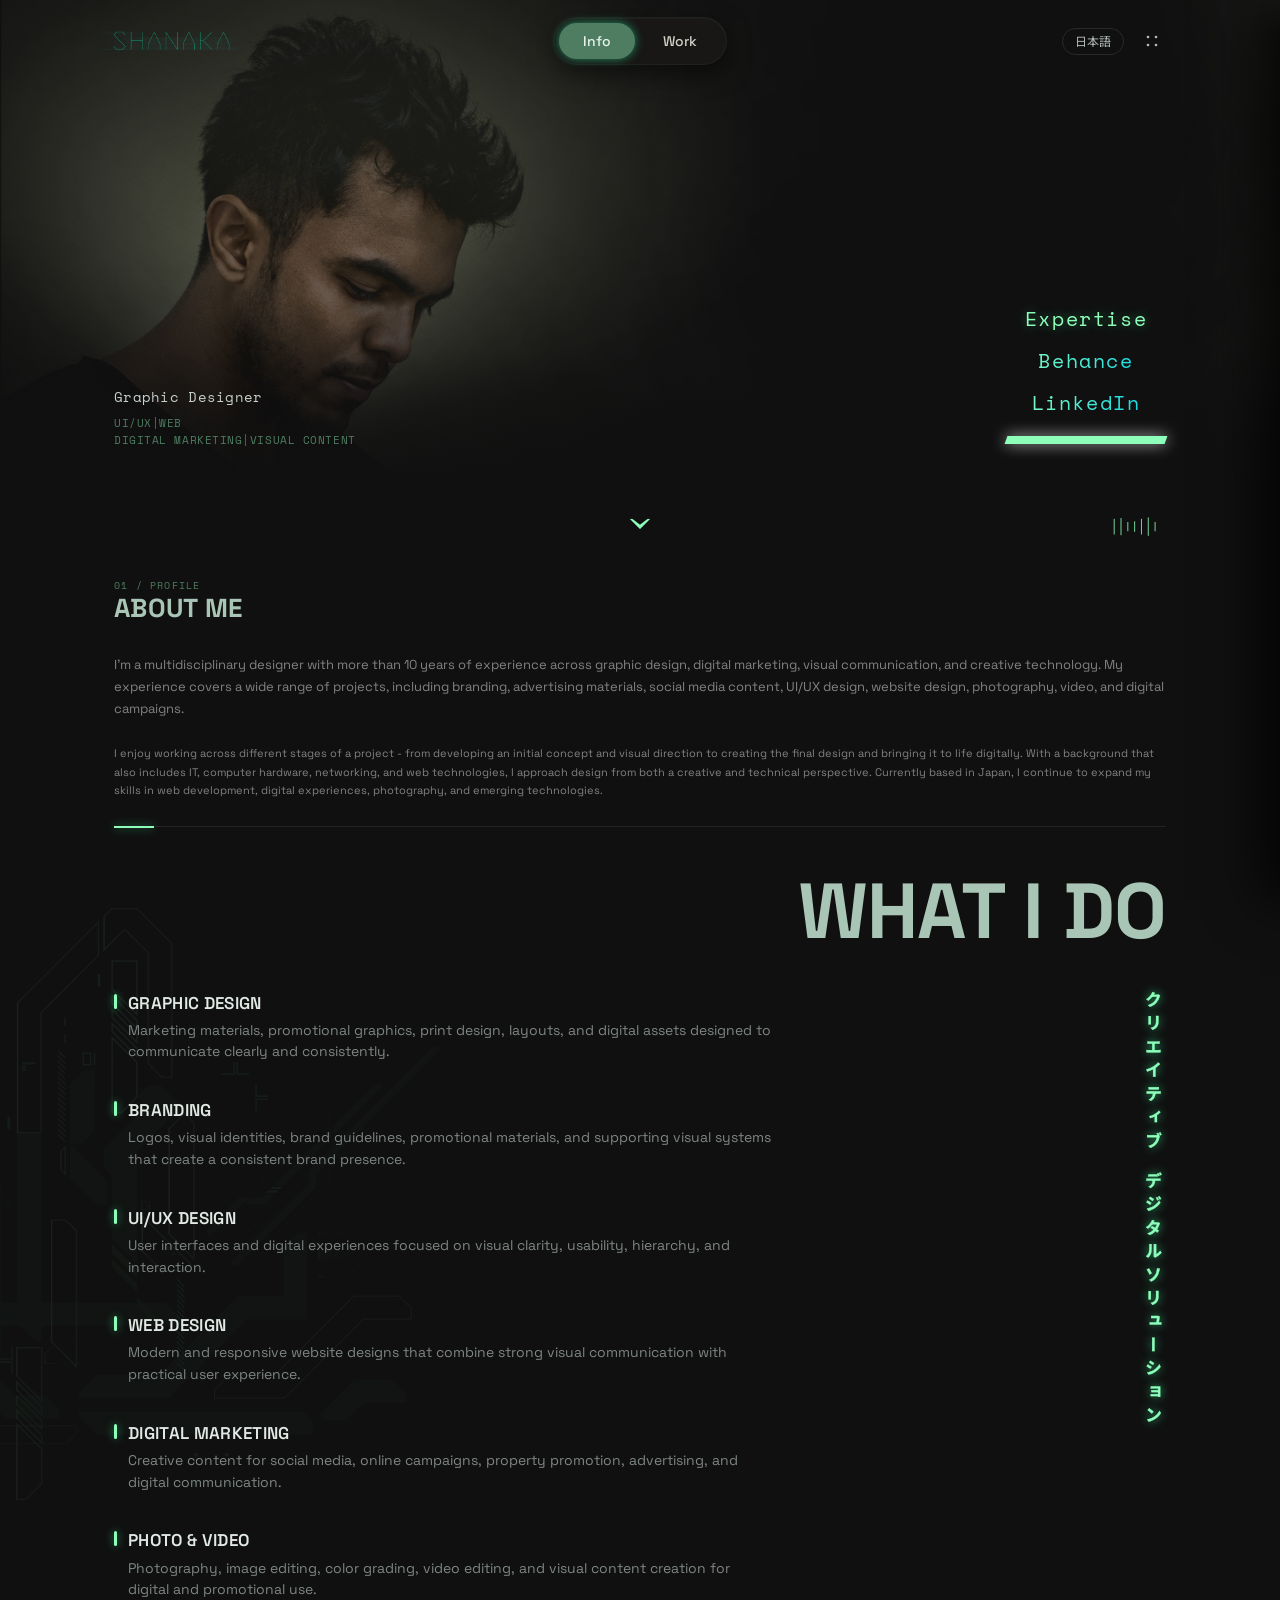
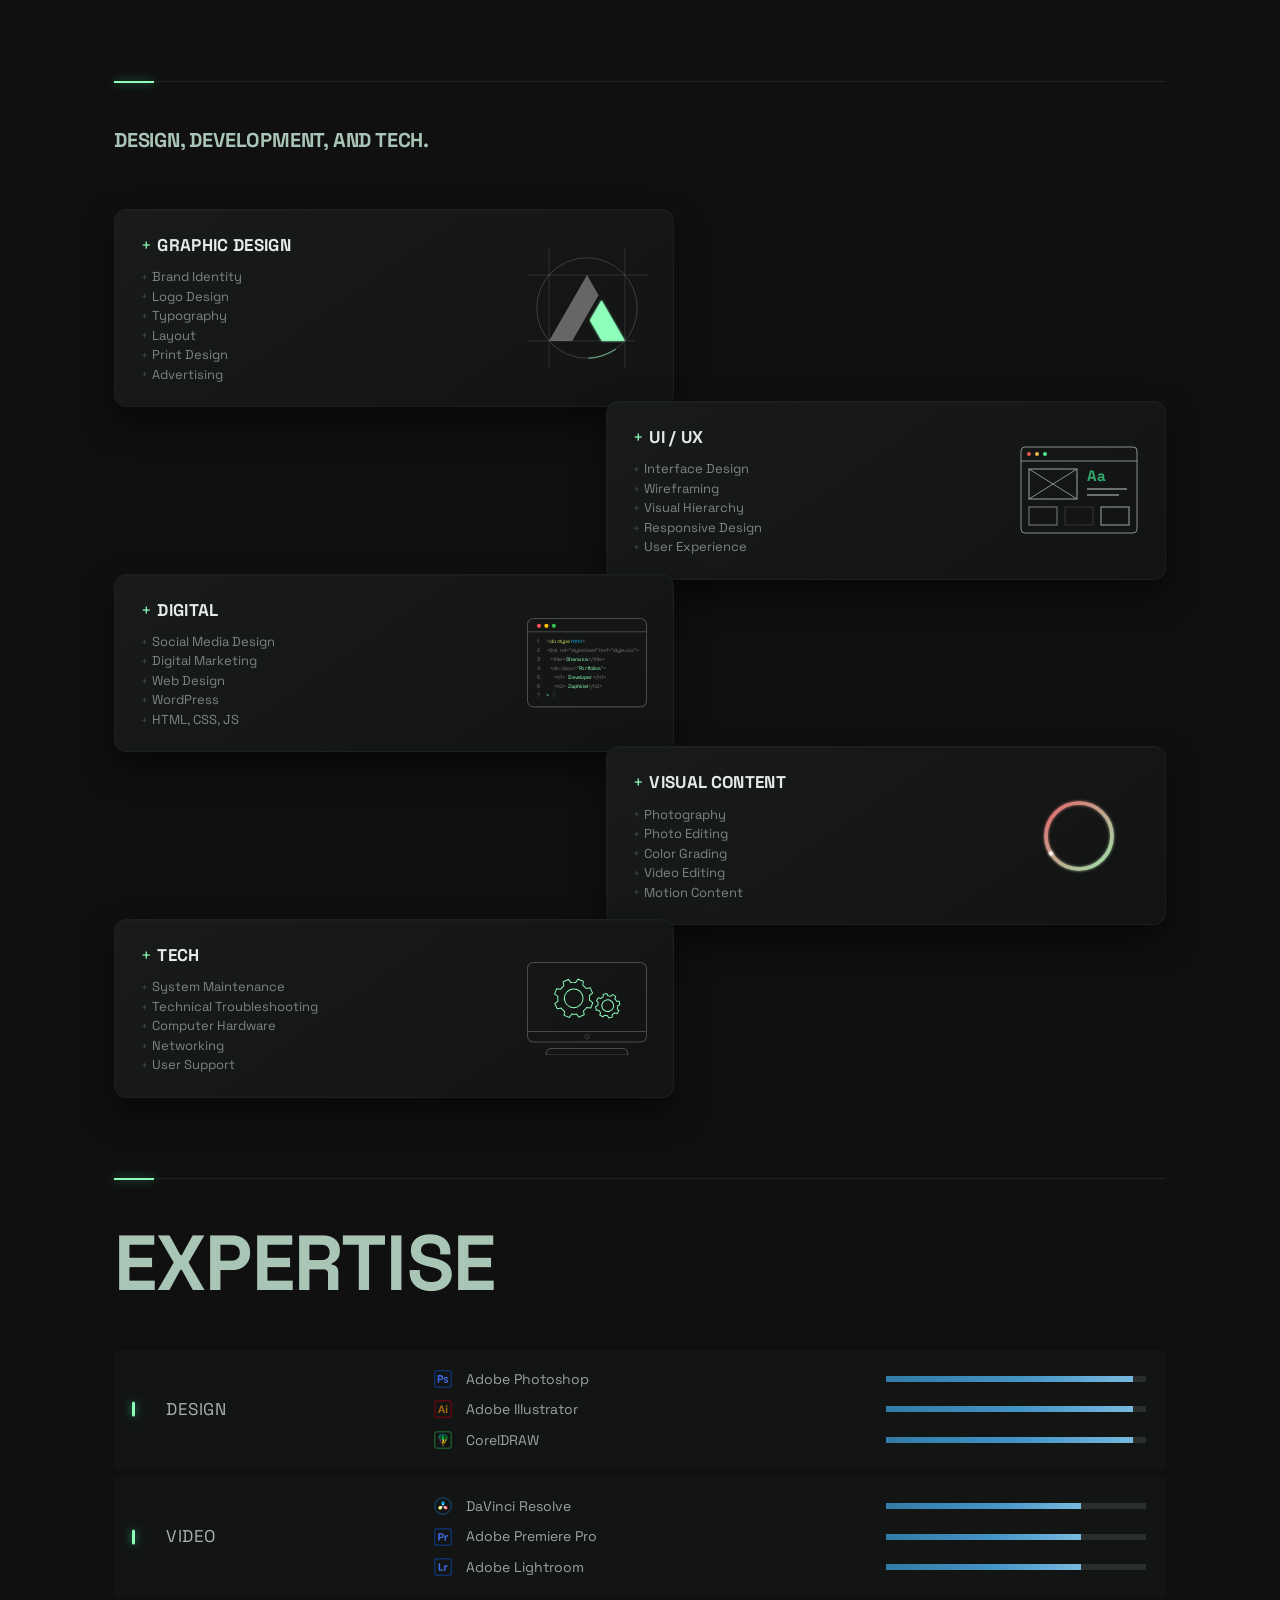
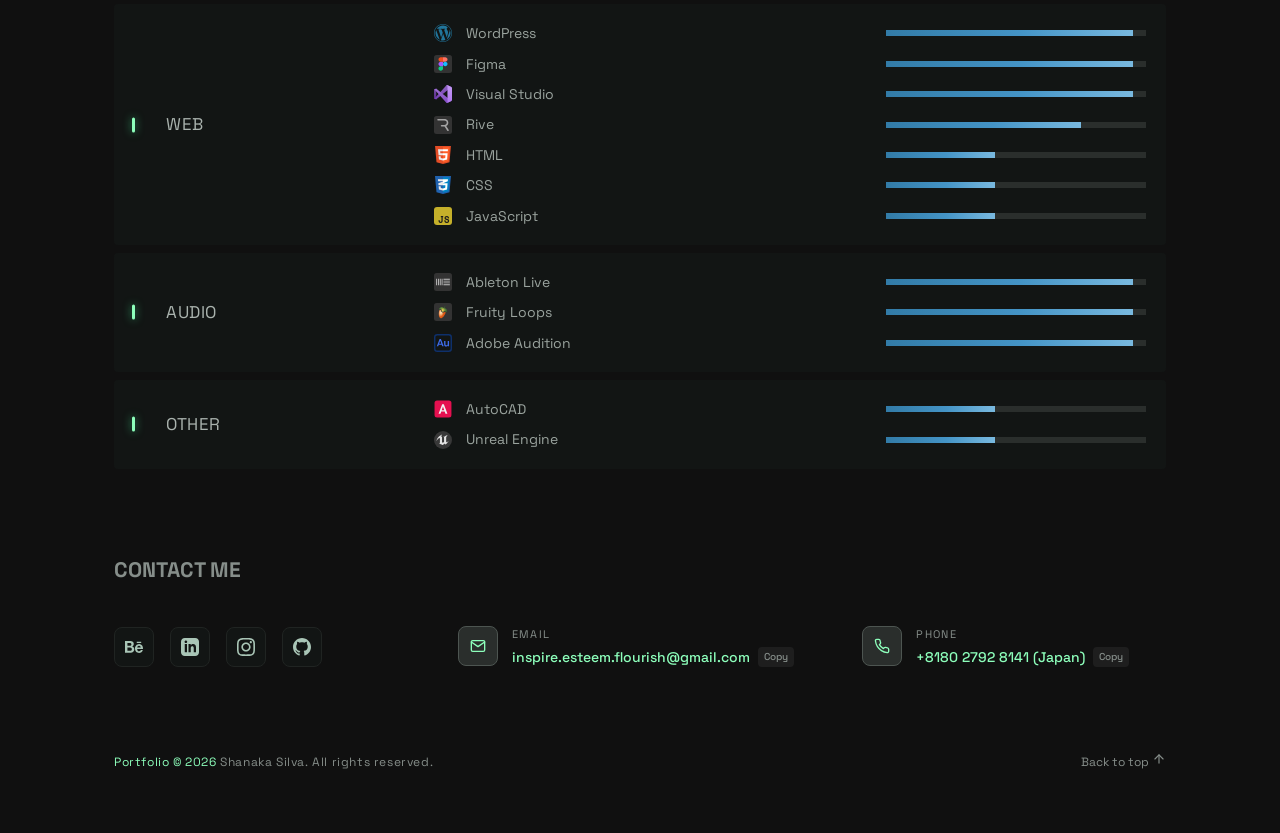
<file: index.html>
<!doctype html>
<html lang="en">
<head>

<meta charset="utf-8">
<meta name="viewport" content="width=device-width, initial-scale=1">
<title>Shanaka Portfolio</title>
<meta name="description" content="Portfolio of Shanaka, a multidisciplinary graphic designer based in Japan.">
<link rel="preconnect" href="https://fonts.googleapis.com">
<link rel="preconnect" href="https://fonts.gstatic.com" crossorigin>
<link rel="stylesheet" href="https://fonts.googleapis.com/css2?family=Inter:wght@400;500;600;700&family=JetBrains+Mono:wght@400;500;700&family=Noto+Sans+JP:wght@400;500;700&family=Orbitron:wght@400;500;600;700&family=Space+Grotesk:wght@400;500;600;700&family=Space+Mono:wght@400;700&display=swap">
<link rel="stylesheet" href="styles.css">
</head>
<body>


<header class="top" id="info">
  <div class="wrap">
    <a class="logo" href="#info" data-go data-page-toggle="info"><img src="assets/Shanakalogo.png" alt="SHANAKA"></a>
    <nav class="pill" aria-label="Primary">
      <a href="#info" data-go data-page-toggle="info" data-spy="info" class="on" data-i18n>Info</a>
      <a href="#work" data-go data-page-toggle="work" data-spy="work" data-i18n>Work</a>
    </nav>
    <div class="tools">
      <button class="lang-btn" id="langBtn" type="button" lang="ja" aria-label="Switch site language to Japanese">&#26085;&#26412;&#35486;</button>
      <button class="dots-btn" id="menuBtn" type="button" aria-label="Open section menu" aria-expanded="false" aria-controls="navDrawer">
        <svg viewBox="0 0 12 12" aria-hidden="true"><circle cx="2" cy="2" r="1.3"/><circle cx="10" cy="2" r="1.3"/><circle cx="2" cy="10" r="1.3"/><circle cx="10" cy="10" r="1.3"/></svg>
      </button>
    </div>
  </div>
</header>


<div class="drawer-backdrop" id="drawerBackdrop" aria-hidden="true"></div>
<aside class="nav-drawer" id="navDrawer" aria-hidden="true" inert>
  <div class="drawer-header">
    <span class="drawer-title" data-i18n>Navigation // Menu</span>
    <button class="drawer-close" id="drawerClose" type="button" aria-label="Close menu">&times;</button>
  </div>
  <nav class="drawer-links" aria-label="Sections">
    <a class="drawer-link" href="#about" data-go><span data-i18n>About me</span><span class="number">01</span></a>
    <a class="drawer-link" href="#what" data-go><span data-i18n>What I do</span><span class="number">02</span></a>
    <a class="drawer-link" href="#skills" data-go><span data-i18n>Skills</span><span class="number">03</span></a>
    <a class="drawer-link" href="#expertise" data-go><span data-i18n>Expertise</span><span class="number">04</span></a>
    <a class="drawer-link" href="#work" data-go data-page-toggle="work"><span data-i18n>Featured Projects</span><span class="number">05</span></a>
    <a class="drawer-link" href="#contact" data-go><span data-i18n>Contact me</span><span class="number">06</span></a>
  </nav>
  <div class="drawer-footer">
    <p data-i18n>Portfolio Â© 2026</p>
    <p data-i18n>Created by Shanaka Silva</p>
  </div>
</aside>

<main>
  
  <div id="infoPage">
  
  <div class="hero">
    <div class="wrap">
      <img class="portrait" src="assets/hero photo.png" alt="Portrait of Shanaka, looking down" width="1980" height="1080">
      <img class="glitch-image glitch-red" src="assets/hero photo.png" alt="" aria-hidden="true" width="1980" height="1080">
      <img class="glitch-image glitch-blue" src="assets/hero photo.png" alt="" aria-hidden="true" width="720" height="1080">
      
      <div class="glitch-bars" aria-hidden="true"></div>

      
      <div class="hero-cap"><b data-i18n>Graphic Designer</b> <span>UI/UX|WEB
        <span data-i18n>DIGITAL MARKETING|VISUAL CONTENT</span>
      </span></div>
      
      
      
      <div class="hero-links">
        <a href="#expertise" data-go data-i18n>Expertise</a>
        <a class="gradient-link" href="https://www.behance.net/shanakasilva" target="_blank" rel="noopener">Behance</a>
        <a class="gradient-link" href="https://www.linkedin.com/in/shanaka-silva-51997885/" target="_blank" rel="noopener">LinkedIn</a>
        <i></i>





      </div>
      <video class="background-videoAboutMe" autoplay muted loop playsinline>
    <source src="VideoX.mp4" type="video/mp4"> </video> 
    </div>
    
  </div>
  





  
  <div class="hero-controls wrap">
  <div class="chev">
    
  <a href="#what" data-go aria-label="Scroll to What I do">
    
    <svg xmlns="http://www.w3.org/2000/svg" viewBox="0 0 337.02 168.85">
  <polygon points="295.77 0 168.51 98.72 41.26 0 0 0 168.51 168.85 337.02 0 295.77 0"/>


  
</svg></a>
</div>



<div class="StarXAbutton">
  
  
  <div class="Musichint" id="Musichint">
  Touch Here <span class="music-hint-arrow" aria-hidden="true">&rarr;</span></div>
 

  <button id="StarXAudio-button" type="button" aria-label="Toggle background music">

<svg viewBox="0 0 220 100" width="180" xmlns="http://www.w3.org/2000/svg">

  <g stroke="#8dffbb" stroke-width="3" stroke-linecap="round">

    <line x1="30" x2="30" y1="45" y2="55">
      <animate attributeName="y1" values="45;20;45" dur="0.6s" repeatCount="indefinite"></animate>
      <animate attributeName="y2" values="55;80;55" dur="0.6s" repeatCount="indefinite"></animate>
    </line>

    <line x1="55" x2="55" y1="40" y2="60">
      <animate attributeName="y1" values="40;10;40" dur="0.8s" repeatCount="indefinite"></animate>
      <animate attributeName="y2" values="60;90;60" dur="0.8s" repeatCount="indefinite"></animate>
    </line>

    <line x1="80" x2="80" y1="45" y2="55">
      <animate attributeName="y1" values="45;25;45" dur="0.5s" repeatCount="indefinite"></animate>
      <animate attributeName="y2" values="55;75;55" dur="0.5s" repeatCount="indefinite"></animate>
    </line>

    <line x1="105" x2="105" y1="35" y2="65">
      <animate attributeName="y1" values="35;5;35" dur="0.7s" repeatCount="indefinite"></animate>
      <animate attributeName="y2" values="65;95;65" dur="0.7s" repeatCount="indefinite"></animate>
    </line>

    <line x1="130" x2="130" y1="45" y2="55">
      <animate attributeName="y1" values="45;20;45" dur="0.6s" repeatCount="indefinite"></animate>
      <animate attributeName="y2" values="55;80;55" dur="0.6s" repeatCount="indefinite"></animate>
    </line>

    <line x1="155" x2="155" y1="40" y2="60">
      <animate attributeName="y1" values="40;10;40" dur="0.9s" repeatCount="indefinite"></animate>
      <animate attributeName="y2" values="60;90;60" dur="0.9s" repeatCount="indefinite"></animate>
    </line>

    <line x1="180" x2="180" y1="45" y2="55">
      <animate attributeName="y1" values="45;25;45" dur="0.5s" repeatCount="indefinite"></animate>
      <animate attributeName="y2" values="55;75;55" dur="0.5s" repeatCount="indefinite"></animate>
    </line>

  </g>
</svg>

  

</button>
</div>
</div>

  
<audio id="StarX-audio" autoplay loop>
    <source src="assets/StarX.mp3" type="audio/mpeg">
    <source src="assets/StarX.wav" type="audio/wav">
</audio>

<div class="my-svg-Background"></div>
  
  <section class="about" id="about">


    <div class="wrap">
      <div class="about-heading">
        <span class="about-index" aria-hidden="true">01 / PROFILE</span>
        <h2 data-i18n>About me</h2>
      </div>
      <div class="about-layout">
        <p class="lead" data-i18n>I'm a multidisciplinary designer with more than 10 years of experience across graphic design, digital marketing, visual communication, and creative technology. My experience covers a wide range of projects, including branding, advertising materials, social media content, UI/UX design, website design, photography, video, and digital campaigns.</p>
        <p class="about-details" id="aboutDetails" data-i18n>I enjoy working across different stages of a project - from developing an initial concept and visual direction to creating the final design and bringing it to life digitally. With a background that also includes IT, computer hardware, networking, and web technologies, I approach design from both a creative and technical perspective. Currently based in Japan, I continue to expand my skills in web development, digital experiences, photography, and emerging technologies.</p>
      </div>
      <button class="about-more-toggle" id="aboutMoreToggle" type="button" aria-expanded="false" aria-controls="aboutDetails">
        <span id="aboutMoreText" data-i18n>See more</span>
        <svg viewBox="0 0 16 16" aria-hidden="true"><path d="m3 6 5 5 5-5" /></svg>
      </button>
    </div>

  
  </section>

  
  <!-- ==================== WHAT I DO ==================== -->
<section class="what" id="what">
    <div class="wrap">
      <div class="rule" aria-hidden="true"></div>
      <h2 class="big" data-i18n>What I do</h2>
      <div class="what-body">
        <ul class="what-list">
          <li><h3 data-i18n>Graphic Design</h3><p data-i18n>Marketing materials, promotional graphics, print design, layouts, and digital assets designed to communicate clearly and consistently.</p></li>
          <li><h3 data-i18n>Branding</h3><p data-i18n>Logos, visual identities, brand guidelines, promotional materials, and supporting visual systems that create a consistent brand presence.</p></li>
          <li><h3 data-i18n>UI/UX Design</h3><p data-i18n>User interfaces and digital experiences focused on visual clarity, usability, hierarchy, and interaction.</p></li>
          <li><h3 data-i18n>Web Design</h3><p data-i18n>Modern and responsive website designs that combine strong visual communication with practical user experience.</p></li>
          <li><h3 data-i18n>Digital Marketing</h3><p data-i18n>Creative content for social media, online campaigns, property promotion, advertising, and digital communication.</p></li>
          <li><h3 data-i18n>Photo &amp; Video</h3><p data-i18n>Photography, image editing, color grading, video editing, and visual content creation for digital and promotional use.</p></li>
        </ul>
        <div class="jp is-glitching" lang="ja" aria-hidden="true" data-text="クリエイティブ デジタルソリューション">クリエイティブ デジタルソリューション</div>
      </div>
    </div>
    
  </section>

  <!-- ==================== SKILLS ==================== -->
<section class="skills" id="skills">
    <div class="wrap">
      <div class="rule" aria-hidden="true"></div>
      <h2 class="big" data-i18n>Design, development, and tech.</h2>
      <div class="cards">
        <article class="card">
          <div><h3><em>+</em><span data-i18n>Graphic Design</span></h3>
            <ul><li data-i18n>Brand Identity</li><li data-i18n>Logo Design</li><li data-i18n>Typography</li><li data-i18n>Layout</li><li data-i18n>Print Design</li><li data-i18n>Advertising</li></ul></div>
         
            <svg xmlns="http://www.w3.org/2000/svg" viewBox="0 0 296.43 296.43">

  <!-- DEFINITIONS -->
  <defs>
    <filter id="green-glow" x="-50%" y="-50%" width="200%" height="200%">
      <feGaussianBlur stdDeviation="3" result="blur"></feGaussianBlur>
      <feMerge>
        <feMergeNode in="blur"></feMergeNode>
        <feMergeNode in="SourceGraphic"></feMergeNode>
      </feMerge>
    </filter>
  </defs>

  <!-- MAIN LOGO -->
  <g id="logo">

    <!-- Gray polygon -->
    <polygon points="176.87 116.54 148.21 166.19 111.64 229.53 54.31 229.53 148.21 66.89 176.87 116.54" style="fill:#666;"> 
/> </polygon>
    

    <!-- Green polygon -->
    <polygon points="242.11 229.53 184.78 229.53 155.36 178.58 184.03 128.92 242.11 229.53" style="fill:#8dffbb;" filter="url(#green-glow)">

      <!-- Green glow pulses -->
      <animate attributeName="opacity" values="1;0.7;1" dur="2.5s" repeatCount="indefinite"></animate>
    

<animate
  attributeName="opacity"
  values="1; 1; 0.2; 1; 0.45; 1"
  keyTimes="0; 0.85; 0.86; 0.87; 0.88; 1"
  dur="3s"
  repeatCount="indefinite"
/>
    </polygon>

  </g>

  <!-- GUIDE LINES -->
  <g fill="none" stroke="#878787" stroke-width="0.75" stroke-miterlimit="10">

    <!-- Top horizontal line -->
    <line x1="0" y1="66.89" x2="296.43" y2="66.89" stroke-dasharray="296.43" stroke-dashoffset="296.43">

      <animate attributeName="stroke-dashoffset" values="296.43;0;0;296.43" keyTimes="0;0.35;0.75;1" dur="5s" repeatCount="indefinite"></animate>

      <animate attributeName="opacity" values="0;0.8;0.8;0" keyTimes="0;0.2;0.75;1" dur="5s" repeatCount="indefinite"></animate>
    </line>

    <!-- Right vertical line -->
    <line x1="241.74" y1="0" x2="241.74" y2="296.43" stroke-dasharray="296.43" stroke-dashoffset="296.43">

      <animate attributeName="stroke-dashoffset" values="296.43;0;0;296.43" keyTimes="0;0.35;0.75;1" dur="5s" begin="0.3s" repeatCount="indefinite"></animate>

      <animate attributeName="opacity" values="0;0.8;0.8;0" dur="5s" repeatCount="indefinite"></animate>
    </line>

    <!-- Left vertical line -->
    <line x1="54.69" y1="0" x2="54.69" y2="296.43" stroke-dasharray="296.43" stroke-dashoffset="296.43">

      <animate attributeName="stroke-dashoffset" values="296.43;0;0;296.43" keyTimes="0;0.35;0.75;1" dur="5s" begin="0.6s" repeatCount="indefinite"></animate>

      <animate attributeName="opacity" values="0;0.8;0.8;0" dur="5s" repeatCount="indefinite"></animate>
    </line>

    <!-- Bottom horizontal line -->
    <line x1="0" y1="229.53" x2="296.43" y2="229.53" stroke-dasharray="296.43" stroke-dashoffset="296.43">

      <animate attributeName="stroke-dashoffset" values="296.43;0;0;296.43" keyTimes="0;0.35;0.75;1" dur="5s" begin="0.9s" repeatCount="indefinite"></animate>

      <animate attributeName="opacity" values="0;0.8;0.8;0" dur="5s" repeatCount="indefinite"></animate>
    </line>

  </g>

   <!-- Rotating arc -->
  <g>
    <circle cx="148.21" cy="148.21" r="124.02" fill="none" stroke="#8dffbb" stroke-width="3" stroke-linecap="round" stroke-dasharray="70 1344">
      <animateTransform attributeName="transform" type="rotate" from="0 148.21 148.21" to="360 148.21 148.21" dur="16s" repeatCount="indefinite"></animateTransform>
      <animate attributeName="opacity" values="0.4;1;0.4" dur="2s" repeatCount="indefinite"></animate>
    </circle>
  </g>

  
  <!-- ROTATING OUTER CIRCLE -->
  <circle cx="148.21" cy="148.21" r="124.02" fill="none" stroke="#686868" stroke-width="1.23">

    
  </circle>

</svg>

        </article>
      
        <article class="card">
          <div><h3><em>+</em><span>UI / UX</span></h3>
            <ul><li data-i18n>Interface Design</li><li data-i18n>Wireframing</li><li data-i18n>Visual Hierarchy</li><li data-i18n>Responsive Design</li><li data-i18n>User Experience</li></ul></div>
          <svg viewBox="0 0 120 90" aria-hidden="true">
            <rect x="2" y="2" width="116" height="86" rx="4" fill="none" stroke="#8b8f8d" stroke-width="1"/>
            <path d="M2 16H118" stroke="#8b8f8d" stroke-width="1"/>
            <circle cx="10" cy="9" r="2" fill="#e8574d"/><circle cx="18" cy="9" r="2" fill="#e8b44d"/><circle cx="26" cy="9" r="2" fill="#4de890"/>
            <rect x="10" y="24" width="48" height="30" fill="none" stroke="#8b8f8d" stroke-width="1.2">
              <animate attributeName="opacity" values="0;1;1;0" dur="6s" begin="0s" repeatCount="indefinite"/> </rect>
            <path d="M10 24 58 54M58 24 10 54" stroke="#8b8f8d" stroke-width="1">
              <animate attributeName="opacity" values="0;1;1;0" dur="6s" begin="0s" repeatCount="indefinite"/> </path>
            <text x="68" y="36" font-family="Space Grotesk, sans-serif" font-size="15" font-weight="700" fill="#3fe08f">Aa
            <animate attributeName="opacity" values="0;1;1;0" dur="6s" begin="1s" repeatCount="indefinite"/> </text>
            <path d="M68 44H108M68 50H100" stroke="#8b8f8d" stroke-width="1.4">
              <animate attributeName="opacity" values="0;1;1;0" dur="6s" begin="0s" repeatCount="indefinite"/> </path>
            <rect x="10" y="62" width="28" height="18" fill="none" stroke="#8b8f8d" stroke-width="1.2">
            <animate attributeName="opacity" values="0;1;1;0" dur="6s" begin="1s" repeatCount="indefinite"/> </rect>     
             <rect x="46" y="62" width="28" height="18" fill="none" stroke="#8b8f8d" stroke-width="1.2">
               <animate attributeName="opacity" values="0;1;1;0" dur="6s" begin="2s" repeatCount="indefinite"/> </rect>
             
             <rect x="82" y="62" width="28" height="18" fill="none" stroke="#8b8f8d" stroke-width="1.2">
             <animate attributeName="opacity" values="0;1;1;0" dur="6s" begin="3s" repeatCount="indefinite"/> </rect>
          </svg>
        </article>
        <article class="card">
          <div><h3><em>+</em><span data-i18n>Digital</span></h3>
            <ul><li data-i18n>Social Media Design</li><li data-i18n>Digital Marketing</li><li data-i18n>Web Design</li><li>WordPress</li><li>HTML, CSS, JS</li></ul></div>
          
          
            <svg xmlns="http://www.w3.org/2000/svg" viewBox="0 0 249.99 190">
  <defs>
    <style>
      .cls-1, .cls-2, .cls-3, .cls-4 {
        fill: #757575;
      }

      .cls-2, .cls-4, .cls-5, .cls-6 {
        font-size: 11px;
      }

      .cls-7 {
        letter-spacing: 0em;
      }

      .cls-7, .cls-8, .cls-9, .cls-5, .cls-10, .cls-11, .cls-12, .cls-13, .cls-14, .cls-15, .cls-16, .cls-17, .cls-18 {
        fill: #8dffbb;
      }

      .cls-8 {
        letter-spacing: 0em;
      }

      .cls-19 {
        letter-spacing: 0em;
      }

      .cls-19, .cls-20 {
        fill: #17b8ff;
      }

      .cls-9 {
        letter-spacing: 0em;
      }

      .cls-9, .cls-3, .cls-10, .cls-12 {
        font-size: 11px;
      }

      .cls-21, .cls-22, .cls-23, .cls-24 {
        fill: #c0d15a;
      }

      .cls-21, .cls-25 {
        letter-spacing: 0em;
      }

      .cls-22, .cls-17 {
        letter-spacing: 0em;
      }

      .cls-3 {
        letter-spacing: 0em;
      }

      .cls-4, .cls-26 {
        font-family: consolas';
      }

      .cls-27 {
        fill: #4c4c4c;
      }

      .cls-28 {
        fill: #ff5154;
      }

      .cls-24 {
        letter-spacing: .01em;
      }

      .cls-29 {
        letter-spacing: 0em;
      }

      .cls-11, .cls-30 {
        letter-spacing: 0em;
      }

      .cls-12 {
        letter-spacing: .02em;
      }

      .cls-13 {
        letter-spacing: .02em;
      }

      .cls-31 {
        fill: #30c04f;
      }

      .cls-14 {
        letter-spacing: -.01em;
      }

      .cls-32 {
        fill: #f9c100;
      }

      .cls-16 {
        letter-spacing: -.03em;
      }

      .cls-18 {
        letter-spacing: .02em;
      }

      .cls-33 {
        fill: #262626;
        stroke: #4c4c4c;
        stroke-miterlimit: 10;
        stroke-width: 2px;
      }

      .cls-34 {
        letter-spacing: -.01em;
      }
    </style>
  </defs>
  <circle class="cls-28" cx="25.03" cy="16.32" r="4.34"/>
  <circle class="cls-32" cx="40.45" cy="16.32" r="4.34"/>
  <circle class="cls-31" cx="55.88" cy="16.32" r="4.34"/>
  <line class="cls-33" x1="2.11" y1="28.71" x2="247.88" y2="28.71"/>
  <path class="cls-27" d="M236.02,2.11c6.55,0,11.86,5.31,11.86,11.86v158.26c0,6.55-5.31,11.86-11.86,11.86H13.97c-6.55,0-11.86-5.31-11.86-11.86V13.97C2.11,7.42,7.42,2.11,13.97,2.11h222.04M236.02,0H13.97C6.27,0,0,6.27,0,13.97v158.26c0,7.71,6.27,13.97,13.97,13.97h222.04c7.71,0,13.97-6.27,13.97-13.97V13.97c0-7.71-6.27-13.97-13.97-13.97h0Z"/>
  <text class="cls-26" transform="translate(38.57 52.03)"><tspan class="cls-6"><tspan class="cls-1" x="0" y="0">&lt;!</tspan><tspan class="cls-23" x="9.77" y="0">do</tspan><tspan class="cls-24" x="22.93" y="0">c</tspan><tspan class="cls-21" x="28.39" y="0">t</tspan><tspan class="cls-22" x="32.41" y="0">ype </tspan><tspan class="cls-19" x="53.14" y="0">h</tspan><tspan class="cls-20" x="59.66" y="0">tml</tspan><tspan class="cls-1" x="76.23" y="0">&gt;</tspan></tspan><tspan class="cls-2"><tspan x="0" y="18.72" xml:space="preserve"> &lt;link </tspan><tspan class="cls-30" x="29.73" y="18.72">r</tspan><tspan x="33.48" y="18.72">el=&quot;s</tspan><tspan class="cls-29" x="57.92" y="18.72">t</tspan><tspan x="61.94" y="18.72">ylesheet&quot; h</tspan><tspan class="cls-30" x="116.3" y="18.72">r</tspan><tspan x="120.05" y="18.72">ef=&quot;s</tspan><tspan class="cls-25" x="145.15" y="18.72">t</tspan><tspan x="149.17" y="18.72">yl</tspan><tspan class="cls-34" x="157.53" y="18.72">e</tspan><tspan x="163.31" y="18.72">.css&quot;&gt;</tspan></tspan><tspan class="cls-2" x="0" y="37.45" xml:space="preserve">    &lt;title&gt;</tspan><tspan class="cls-10" x="43.44" y="37.45">Shana</tspan><tspan class="cls-12" x="75.92" y="37.45">k</tspan><tspan class="cls-9" x="82.08" y="37.45">a</tspan><tspan class="cls-3" x="88.18" y="37.45">&lt;</tspan><tspan class="cls-2" x="95.72" y="37.45">/title&gt;</tspan><tspan class="cls-6"><tspan class="cls-1" x="0" y="56.17" xml:space="preserve">    &lt;div class=&quot;</tspan><tspan class="cls-16" x="68.91" y="56.17">P</tspan><tspan class="cls-15" x="74.9" y="56.17">o</tspan><tspan class="cls-18" x="81.4" y="56.17">r</tspan><tspan class="cls-15" x="85.55" y="56.17">t</tspan><tspan class="cls-14" x="89.46" y="56.17">f</tspan><tspan class="cls-17" x="92.76" y="56.17">olios</tspan><tspan class="cls-1" x="115.99" y="56.17">&quot;&gt;</tspan></tspan><tspan class="cls-6"><tspan class="cls-1" x="0" y="74.89" xml:space="preserve">        &lt;h1&gt;</tspan><tspan class="cls-7" x="46.79" y="74.89">D</tspan><tspan class="cls-8" x="54.71" y="74.89">e</tspan><tspan class="cls-11" x="60.64" y="74.89">v</tspan><tspan class="cls-15" x="66.21" y="74.89">eloper</tspan><tspan class="cls-1" x="97.94" y="74.89">&lt;/h1&gt;</tspan></tspan><tspan class="cls-6"><tspan class="cls-1" x="0" y="93.62" xml:space="preserve">        &lt;h2&gt;</tspan><tspan class="cls-15" x="46.79" y="93.62">Zaph</tspan><tspan class="cls-13" x="72.33" y="93.62">k</tspan><tspan class="cls-15" x="78.07" y="93.62">iel</tspan><tspan class="cls-1" x="89.56" y="93.62">&lt;/h2&gt;</tspan></tspan><tspan class="cls-5"><tspan x="0" y="112.34">&gt;</tspan></tspan></text>
  <text class="cls-4" transform="translate(20.03 52.03)"><tspan x="0" y="0">1</tspan><tspan x="0" y="18.72">2</tspan><tspan x="0" y="37.45">3</tspan><tspan x="0" y="56.17">4</tspan><tspan x="0" y="74.89">5</tspan><tspan x="0" y="93.62">6</tspan><tspan x="0" y="112.34">7</tspan></text>

  <rect class="cls-15" x="52.31" y="152.24" width="7.15" height="12.13">
<animate attributeName="opacity" values="1;0;1" dur="1s" repeatCount="indefinite"></animate>
</rect>
</svg>



        </article>
        <article class="card">
          <div><h3><em>+</em><span data-i18n>Visual Content</span></h3>
            <ul><li data-i18n>Photography</li><li data-i18n>Photo Editing</li><li data-i18n>Color Grading</li><li data-i18n>Video Editing</li><li data-i18n>Motion Content</li></ul></div>
         <svg class="gradient-rotating" viewBox="0 0 200 200" 
     xmlns="http://www.w3.org/2000/svg">

  <defs>
    <linearGradient id="ringGradient"
                    x1="0%" y1="0%"
                    x2="100%" y2="100%">
      <stop offset="0%" stop-color="#8dffbb">
        <animate attributeName="stop-color"
          values="#8dffbb;#55c8ff;#ff5555;#8dffbb"
          dur="4s" repeatCount="indefinite"/>
      </stop>

      <stop offset="100%" stop-color="#55aaff">
        <animate attributeName="stop-color"
          values="#55aaff;#ff5555;#8dffbb;#55aaff"
          dur="4s" repeatCount="indefinite"/>
      </stop>
    </linearGradient>

    <filter id="softGlow" x="-50%" y="-50%"
            width="200%" height="200%">
      <feGaussianBlur stdDeviation="2.5"
                      result="blur"/>
      <feMerge>
        <feMergeNode in="blur"/>
        <feMergeNode in="SourceGraphic"/>
      </feMerge>
    </filter>
  </defs>

  <!-- Gradient circle -->
  <circle cx="100" cy="100" r="55"
          fill="none"
          stroke="url(#ringGradient)"
          stroke-width="6"
          filter="url(#softGlow)"/>

  <!-- Rotating dot -->
  <g>
    <circle cx="155" cy="100" r="3.2"
            fill="white"
            filter="url(#softGlow)"/>

    <animateTransform
      attributeName="transform"
      type="rotate"
      values="0 100 100; 360 100 100; 0 100 100"
      keyTimes="0; 0.5; 1"
      dur="12s"
      repeatCount="indefinite"/>
  </g>

</svg>
        </article>
        <article class="card">
          <div><h3><em>+</em><span data-i18n>Tech</span></h3>
            <ul><li data-i18n>System Maintenance</li><li data-i18n>Technical Troubleshooting</li><li data-i18n>Computer Hardware</li><li data-i18n>Networking</li><li data-i18n>User Support</li></ul></div>
          
<svg id="Layer_1" data-name="Layer 1" xmlns="http://www.w3.org/2000/svg" viewBox="0 0 249.77 194.33">
  <path d="M235.91,2c6.55,0,11.86,5.31,11.86,11.86v139.78c0,6.55-5.31,11.86-11.86,11.86H13.86c-6.55,0-11.86-5.31-11.86-11.86V13.86C2,7.31,7.31,2,13.86,2h222.04M235.91,0H13.86C6.22,0,0,6.22,0,13.86v139.78c0,7.64,6.22,13.86,13.86,13.86h222.04c7.64,0,13.86-6.22,13.86-13.86V13.86c0-7.64-6.22-13.86-13.86-13.86h0Z" style="fill: #4c4c4c;"/>
  <line x1=".9" y1="144.77" x2="248.56" y2="144.77" style="fill: none; stroke: #4c4c4c; stroke-miterlimit: 10; stroke-width: 2px;"/>
  <circle cx="124.89" cy="155.49" r="4.19" style="fill: none; stroke: #4c4c4c; stroke-miterlimit: 10; stroke-width: 1.56px;"/>

  <!-- Large gear: rotates clockwise around its own center -->
  <g>
    <path d="M137.49,81.48v-11.9l-8.17-2.1c-.8-3.21-2.07-6.23-3.72-8.98l4.3-7.26-8.41-8.41-7.26,4.3c-2.76-1.66-5.78-2.92-8.98-3.72l-2.1-8.17h-11.9l-2.1,8.17c-3.21.8-6.23,2.07-8.98,3.72l-7.26-4.3-8.41,8.41,4.3,7.26c-1.66,2.76-2.92,5.78-3.72,8.98l-8.17,2.1v11.9l8.17,2.1c.8,3.21,2.07,6.23,3.72,8.98l-4.3,7.26,8.41,8.41,7.26-4.3c2.76,1.66,5.78,2.92,8.98,3.72l2.1,8.17h11.9l2.1-8.17c3.21-.8,6.23-2.07,8.98-3.72l7.26,4.3,8.41-8.41-4.3-7.26c1.66-2.76,2.92-5.78,3.72-8.98l8.17-2.1ZM97.19,94.98c-10.74,0-19.45-8.71-19.45-19.45s8.71-19.45,19.45-19.45,19.45,8.71,19.45,19.45-8.71,19.45-19.45,19.45Z" style="fill: none; stroke: #8dffbb; stroke-miterlimit: 10; stroke-width: 2px;"/>
    <animateTransform attributeName="transform" type="rotate"
      from="0 97.19 75.53" to="360 97.19 75.53"
      dur="8s" repeatCount="indefinite"/>
  </g>

  <!-- Small gear: rotates counterclockwise around its own center -->
  <g>
    <path d="M193.25,94.71v-7.44l-5.11-1.31c-.5-2.01-1.29-3.9-2.33-5.62l2.69-4.54-5.26-5.26-4.54,2.69c-1.73-1.04-3.62-1.83-5.62-2.33l-1.31-5.11h-7.44l-1.31,5.11c-2.01.5-3.9,1.29-5.62,2.33l-4.54-2.69-5.26,5.26,2.69,4.54c-1.04,1.73-1.83,3.62-2.33,5.62l-5.11,1.31v7.44l5.11,1.31c.5,2.01,1.29,3.9,2.33,5.62l-2.69,4.54,5.26,5.26,4.54-2.69c1.73,1.04,3.62,1.83,5.62,2.33l1.31,5.11h7.44l1.31-5.11c2.01-.5,3.9-1.29,5.62-2.33l4.54,2.69,5.26-5.26-2.69-4.54c1.04-1.73,1.83-3.62,2.33-5.62l5.11-1.31ZM168.03,103.16c-6.72,0-12.17-5.45-12.17-12.17s5.45-12.17,12.17-12.17,12.17,5.45,12.17,12.17-5.45,12.17-12.17,12.17Z" style="fill: none; stroke: #8dffbb; stroke-miterlimit: 10; stroke-width: 2px;"/>
    <animateTransform attributeName="transform" type="rotate"
      from="0 168.03 90.99" to="-360 168.03 90.99"
      dur="6s" repeatCount="indefinite"/>
  </g>

  <path d="M199.79,181.22c4.89,0,8.85,3.96,8.85,8.85v2.25H41.13v-2.25c0-4.89,3.96-8.85,8.85-8.85h149.82M199.79,179.22H49.98c-5.98,0-10.85,4.87-10.85,10.85v4.25h171.52v-4.25c0-5.98-4.87-10.85-10.85-10.85h0Z" style="fill: #4c4c4c;"/>
</svg>



        </article>
      </div>
    </div>
  </section>

  <section class="exp" id="expertise">
    <div class="wrap">
      <div class="rule" aria-hidden="true"></div>
      <h2 class="big" data-i18n>Expertise</h2>
      <div class="table">
        <div class="row"><div class="cat" data-i18n>Design</div><ul>
          <li class="tool"><img class="tool-icon" src="assets/Photoshop.svg" alt=""><b>Adobe Photoshop</b><span class="meter"><i style="--lv:95%"></i></span></li>
          <li class="tool"><img class="tool-icon" src="assets/Illustrator.svg" alt=""><b>Adobe Illustrator</b><span class="meter"><i style="--lv:95%"></i></span></li>
          <li class="tool"><img class="tool-icon" src="assets/CorelDRAW.svg" alt=""><b>CorelDRAW</b><span class="meter"><i style="--lv:95%"></i></span></li>
        </ul></div>
        <div class="row"><div class="cat" data-i18n>Video</div><ul>
          <li class="tool"><img class="tool-icon" src="assets/Davinci.svg" alt=""><b>DaVinci Resolve</b><span class="meter"><i style="--lv:75%"></i></span></li>
          <li class="tool"><img class="tool-icon" src="assets/Premiere.svg" alt=""><b>Adobe Premiere Pro</b><span class="meter"><i style="--lv:75%"></i></span></li>
          <li class="tool"><img class="tool-icon" src="assets/Lightroom.svg" alt=""><b>Adobe Lightroom</b><span class="meter"><i style="--lv:75%"></i></span></li>
        </ul></div>
        <div class="row"><div class="cat" data-i18n>Web</div><ul>
          <li class="tool"><img class="tool-icon" src="assets/Wordpress.svg" alt=""><b>WordPress</b><span class="meter"><i style="--lv:95%"></i></span></li>
          <li class="tool"><img class="tool-icon" src="assets/Figma.svg" alt=""><b>Figma</b><span class="meter"><i style="--lv:95%"></i></span></li>
          <li class="tool"><img class="tool-icon" src="assets/Visualstudio.svg" alt=""><b>Visual Studio</b><span class="meter"><i style="--lv:95%"></i></span></li>
          <li class="tool"><img class="tool-icon" src="assets/Rive.svg" alt=""><b>Rive</b><span class="meter"><i style="--lv:75%"></i></span></li>
          <li class="tool"><img class="tool-icon" src="assets/Html.svg" alt=""><b>HTML</b><span class="meter"><i style="--lv:42%"></i></span></li>
          <li class="tool"><img class="tool-icon" src="assets/Css.svg" alt=""><b>CSS</b><span class="meter"><i style="--lv:42%"></i></span></li>
          <li class="tool"><span class="tool-icon tool-icon--js" aria-hidden="true">JS</span><b>JavaScript</b><span class="meter"><i style="--lv:42%"></i></span></li>
        </ul></div>
        <div class="row"><div class="cat" data-i18n>Audio</div><ul>
          <li class="tool"><img class="tool-icon" src="assets/Abletonlive.svg" alt=""><b>Ableton Live</b><span class="meter"><i style="--lv:95%"></i></span></li>
          <li class="tool"><img class="tool-icon" src="assets/Fruityloops.svg" alt=""><b>Fruity Loops</b><span class="meter"><i style="--lv:95%"></i></span></li>
          <li class="tool"><img class="tool-icon" src="assets/Adobeaudition.svg" alt=""><b>Adobe Audition</b><span class="meter"><i style="--lv:95%"></i></span></li>
        </ul></div>
        <div class="row"><div class="cat" data-i18n>Other</div><ul>
          <li class="tool"><img class="tool-icon" src="assets/Autocad.svg" alt=""><b>AutoCAD</b><span class="meter"><i style="--lv:42%"></i></span></li>
          <li class="tool"><img class="tool-icon" src="assets/Unrealengine.svg" alt=""><b>Unreal Engine</b><span class="meter"><i style="--lv:42%"></i></span></li>
        </ul></div>
      </div>
    </div>
  </section>

  
    <section id="contact">
      <div class="container">
        
        <div class="wrap">
          <div>
            <div class="section-accent-line"></div>
            <h2 data-i18n>Contact me</h2>
          </div>
        </div>

        <div class="wrap contact-grid delay-1">
          
          <div class="contact-socials">
            
            <a href="https://www.behance.net/shanakasilva" target="_blank" rel="noopener noreferrer" class="social-icon-btn" aria-label="Behance Profile">
              <svg role="img" viewBox="0 0 24 24" xmlns="http://www.w3.org/2000/svg"><title>Behance</title><path d="M16.969 16.927a2.561 2.561 0 0 0 1.901.677 2.501 2.501 0 0 0 1.531-.475c.362-.235.636-.584.779-.99h2.585a5.091 5.091 0 0 1-1.9 2.896 5.292 5.292 0 0 1-3.091.88 5.839 5.839 0 0 1-2.284-.433 4.871 4.871 0 0 1-1.723-1.211 5.657 5.657 0 0 1-1.08-1.874 7.057 7.057 0 0 1-.383-2.393c-.005-.8.129-1.595.396-2.349a5.313 5.313 0 0 1 5.088-3.604 4.87 4.87 0 0 1 2.376.563c.661.362 1.231.87 1.668 1.485a6.2 6.2 0 0 1 .943 2.133c.194.821.263 1.666.205 2.508h-7.699c-.063.79.184 1.574.688 2.187ZM6.947 4.084a8.065 8.065 0 0 1 1.928.198 4.29 4.29 0 0 1 1.49.638c.418.303.748.711.958 1.182.241.579.357 1.203.341 1.83a3.506 3.506 0 0 1-.506 1.961 3.726 3.726 0 0 1-1.503 1.287 3.588 3.588 0 0 1 2.027 1.437c.464.747.697 1.615.67 2.494a4.593 4.593 0 0 1-.423 2.032 3.945 3.945 0 0 1-1.163 1.413 5.114 5.114 0 0 1-1.683.807 7.135 7.135 0 0 1-1.928.259H0V4.084h6.947Zm-.235 12.9c.308.004.616-.029.916-.099a2.18 2.18 0 0 0 .766-.332c.228-.158.411-.371.534-.619.142-.317.208-.663.191-1.009a2.08 2.08 0 0 0-.642-1.715 2.618 2.618 0 0 0-1.696-.505h-3.54v4.279h3.471Zm13.635-5.967a2.13 2.13 0 0 0-1.654-.619 2.336 2.336 0 0 0-1.163.259 2.474 2.474 0 0 0-.738.62 2.359 2.359 0 0 0-.396.792c-.074.239-.12.485-.137.734h4.769a3.239 3.239 0 0 0-.679-1.785l-.002-.001Zm-13.813-.648a2.254 2.254 0 0 0 1.423-.433c.399-.355.607-.88.56-1.413a1.916 1.916 0 0 0-.178-.891 1.298 1.298 0 0 0-.495-.533 1.851 1.851 0 0 0-.711-.274 3.966 3.966 0 0 0-.835-.073H3.241v3.631h3.293v-.014ZM21.62 5.122h-5.976v1.527h5.976V5.122Z"/></svg>
            </a>
            
            <a href="https://www.linkedin.com/in/shanaka-silva-51997885" target="_blank" rel="noopener noreferrer" class="social-icon-btn" aria-label="LinkedIn Profile">
              <svg viewBox="0 0 24 24"><path d="M19 0h-14c-2.761 0-5 2.239-5 5v14c0 2.761 2.239 5 5 5h14c2.762 0 5-2.239 5-5v-14c0-2.761-2.238-5-5-5zm-11 19h-3v-11h3v11zm-1.5-12.268c-.966 0-1.75-.79-1.75-1.764s.784-1.764 1.75-1.764 1.75.79 1.75 1.764-.783 1.764-1.75 1.764zm13.5 12.268h-3v-5.604c0-3.368-4-3.113-4 0v5.604h-3v-11h3v1.765c1.396-2.586 7-2.777 7 2.476v6.759z"/></svg>
            </a>
            
            <a href="https://www.instagram.com/zaphkiel.xz/" target="_blank" rel="noopener noreferrer" class="social-icon-btn" aria-label="Instagram Profile">
              <svg viewBox="0 0 24 24"><path d="M12 2.163c3.204 0 3.584.012 4.85.07 3.252.148 4.771 1.691 4.919 4.919.058 1.265.069 1.645.069 4.849 0 3.205-.012 3.584-.069 4.849-.149 3.225-1.664 4.771-4.919 4.919-1.266.058-1.644.07-4.85.07-3.204 0-3.584-.012-4.849-.07-3.26-.149-4.771-1.699-4.919-4.92-.058-1.265-.07-1.644-.07-4.849 0-3.204.013-3.583.07-4.849.149-3.227 1.664-4.771 4.919-4.919 1.266-.057 1.645-.069 4.849-.069zm0-2.163c-3.259 0-3.667.014-4.947.072-4.358.2-6.78 2.618-6.98 6.98-.059 1.281-.073 1.689-.073 4.948 0 3.259.014 3.668.072 4.948.2 4.358 2.618 6.78 6.98 6.98 1.281.058 1.689.072 4.948.072 3.259 0 3.668-.014 4.948-.072 4.354-.2 6.782-2.618 6.979-6.98.059-1.28.073-1.689.073-4.948 0-3.259-.014-3.667-.072-4.947-.196-4.354-2.617-6.78-6.979-6.98-1.281-.059-1.69-.073-4.949-.073zm0 5.838c-3.403 0-6.162 2.759-6.162 6.162s2.759 6.163 6.162 6.163 6.162-2.759 6.162-6.163c0-3.403-2.759-6.162-6.162-6.162zm0 10.162c-2.209 0-4-1.79-4-4 0-2.209 1.791-4 4-4s4 1.791 4 4c0 2.21-1.791 4-4 4zm6.406-11.845c-.796 0-1.441.645-1.441 1.44s.645 1.44 1.441 1.44c.795 0 1.439-.645 1.439-1.44s-.644-1.44-1.439-1.44z"/></svg>
            </a>
            
            <a href="https://github.com" target="_blank" rel="noopener noreferrer" class="social-icon-btn" aria-label="GitHub Profile">
              <svg viewBox="0 0 24 24"><path d="M12 0c-6.626 0-12 5.373-12 12 0 5.302 3.438 9.8 8.207 11.387.599.111.793-.261.793-.577v-2.234c-3.338.726-4.033-1.416-4.033-1.416-.546-1.387-1.333-1.756-1.333-1.756-1.089-.745.083-.729.083-.729 1.205.084 1.839 1.237 1.839 1.237 1.07 1.834 2.807 1.304 3.492.997.107-.775.418-1.305.762-1.604-2.665-.305-5.467-1.334-5.467-5.931 0-1.311.469-2.381 1.236-3.221-.124-.303-.535-1.524.117-3.176 0 0 1.008-.322 3.301 1.23.957-.266 1.983-.399 3.003-.404 1.02.005 2.047.138 3.006.404 2.291-1.552 3.297-1.23 3.297-1.23.653 1.653.242 2.874.118 3.176.77.84 1.235 1.911 1.235 3.221 0 4.609-2.807 5.624-5.479 5.921.43.372.823 1.102.823 2.222v3.293c0 .319.192.694.801.576 4.765-1.589 8.199-6.086 8.199-11.386 0-6.627-5.373-12-12-12z"/></svg>
            </a>
          </div>

          
          <div class="contact-detail-box" data-copy="inspire.esteem.flourish@gmail.com" title="Click to copy email" role="button" tabindex="0" aria-label="Copy email address">
            <div class="contact-detail-icon">
              <svg viewBox="0 0 24 24" fill="none" stroke="currentColor" stroke-width="2" stroke-linecap="round" stroke-linejoin="round">
                <path d="M4 4h16c1.1 0 2 .9 2 2v12c0 1.1-.9 2-2 2H4c-1.1 0-2-.9-2-2V6c0-1.1.9-2 2-2z"/>
                <polyline points="22,6 12,13 2,6"/>
              </svg>
            </div>
            <div>
              <div class="contact-detail-label" data-i18n="" data-en="Email">Email</div>
              <div class="contact-detail-value">
                <span>inspire.esteem.flourish@gmail.com</span>
                <span class="copy-badge" aria-live="polite">Copy</span>
              </div>
            </div>
          </div>

          
          <div class="contact-detail-box" data-copy="+8180 2792 8141" title="Click to copy phone number" role="button" tabindex="0" aria-label="Copy phone number">
            <div class="contact-detail-icon">
              <svg viewBox="0 0 24 24" fill="none" stroke="currentColor" stroke-width="2" stroke-linecap="round" stroke-linejoin="round">
                <path d="M22 16.92v3a2 2 0 0 1-2.18 2 19.79 19.79 0 0 1-8.63-3.07 19.5 19.5 0 0 1-6-6 19.79 19.79 0 0 1-3.07-8.67A2 2 0 0 1 4.11 2h3a2 2 0 0 1 2 1.72 12.84 12.84 0 0 0 .7 2.81 2 2 0 0 1-.45 2.11L8.09 9.91a16 16 0 0 0 6 6l1.27-1.27a2 2 0 0 1 2.11-.45 12.84 12.84 0 0 0 2.81.7A2 2 0 0 1 22 16.92z"/>
              </svg>
            </div>
            <div>
              <div class="contact-detail-label" data-i18n="" data-en="Phone">Phone</div>
              <div class="contact-detail-value">
                <span>+8180 2792 8141 (Japan)</span>
                <span class="copy-badge" aria-live="polite">Copy</span>
              </div>
            </div>
          </div>
        </div>

        
        <div class="wrap footer-bottom">
          <p class="footer-copy"><span class="footer-copy-brand" data-i18n>Portfolio © 2026</span> <span data-i18n>Shanaka Silva. All rights reserved.</span></p>
          <a href="#info" data-go data-spy="info" class="on" data-page-toggle="info">
            <span data-i18n>Back to top</span>
            <svg width="14" height="14" viewBox="0 0 24 24" fill="none" stroke="currentColor" stroke-width="2" stroke-linecap="round" stroke-linejoin="round">
              <line x1="12" y1="19" x2="12" y2="5"></line>
              <polyline points="5 12 12 5 19 12"></polyline>
            </svg>
          </a>
        </div>
      </div>
    </section>

  </div>



  
  
  <div class="work-page" id="workPage" aria-hidden="true" hidden>
    <section class="work-section" aria-labelledby="work-title">
      <div class="work-container">
        
        <header class="work-header">
          <div>
            <p class="work-eyebrow" data-i18n>Portfolio / Selected Projects</p>
            <div class="section-accent-line" aria-hidden="true"></div>
            <h1 class="section-title" id="work-title" data-i18n>Featured Projects</h1>
            <p class="section-intro" data-i18n>A selection of logo design, graphic design and UI/UX projects.</p>
          </div>
        </header>

        
        <div class="work-filter-bar" role="group" aria-label="Filter projects">
          <button class="work-filter-btn active" type="button" data-filter="all" aria-pressed="true" data-i18n>All Projects</button>
          <button class="work-filter-btn" type="button" data-filter="graphic" aria-pressed="false" data-i18n>Graphic Design</button>
          <button class="work-filter-btn" type="button" data-filter="logo" aria-pressed="false" data-i18n>Logo</button>
          <button class="work-filter-btn" type="button" data-filter="uiux" aria-pressed="false" data-i18n>UI/UX Design</button>
        </div>

        
        <div class="projects-grid">
          <article class="project-card project-card--top-thumbnail" data-category="graphic"
            data-details="A promotional leaflet designed for Namegawa Onsen, located in Yonezawa, Yamagata, Japan. The design focuses on presenting the natural beauty, unique hot spring characteristics, and traditional Japanese onsen experience. #AdobePhotoshop #AdobeIllustrator"
            data-details-ja="山形県米沢市にある滑川温泉のプロモーションリーフレットです。自然の美しさや温泉ならではの魅力、日本の伝統的な温泉文化を紹介しています。 #AdobePhotoshop #AdobeIllustrator">
            <div class="project-thumb-wrap">
              <img src="assets/Designs/leaflet.jpg" alt="Namegawa Onsen promotional leaflet" data-alt-ja="滑川温泉のプロモーションリーフレット" class="project-thumb" loading="lazy">
              <div class="project-overlay" aria-hidden="true"><span class="project-view-badge" data-i18n>View Case Study</span></div>
            </div>
            <div class="project-meta-box">
              <span class="project-category-tag" data-i18n>Graphic Design // Leaflet</span>
              <h2 class="project-title" data-i18n>Promotional Leaflet Design</h2>
              <p class="project-desc"><span data-i18n>A promotional leaflet designed for Namegawa Onsen, located in Yonezawa, Yamagata, Japan. The design focuses on presenting the natural beauty, unique hot spring characteristics, and traditional Japanese onsen experience.</span> <span class="project-hashtag">#AdobePhotoshop #AdobeIllustrator</span></p>
            </div>
          </article>

          <article class="project-card" data-category="graphic"
            data-details="Social media graphic design project."
            data-details-ja="ソーシャルメディア向けのグラフィックデザイン作品です。">
            <div class="project-thumb-wrap">
              <img src="assets/SocialM/social 1.jpg" alt="Social media design 1" data-alt-ja="ソーシャルメディアデザイン 1" class="project-thumb" loading="lazy">
              <div class="project-overlay" aria-hidden="true"><span class="project-view-badge" data-i18n>View Case Study</span></div>
            </div>
            <div class="project-meta-box">
              <span class="project-category-tag" data-i18n>Graphic Design // Social Media</span>
              <h2 class="project-title" data-i18n>Social Media Design</h2>
              <p class="project-desc" data-i18n>Social media graphic design project.</p>
              <span class="project-hashtag">#AdobePhotoshop</span>
            </div>
          </article>

          <article class="project-card" data-category="graphic"
            data-details="Social media graphic design project."
            data-details-ja="ソーシャルメディア向けのグラフィックデザイン作品です。">
            <div class="project-thumb-wrap">
              <img src="assets/SocialM/social 2.jpg" alt="Social media design 2" data-alt-ja="ソーシャルメディアデザイン 2" class="project-thumb" loading="lazy">
              <div class="project-overlay" aria-hidden="true"><span class="project-view-badge" data-i18n>View Case Study</span></div>
            </div>
            <div class="project-meta-box">
              <span class="project-category-tag" data-i18n>Graphic Design // Social Media</span>
              <h2 class="project-title" data-i18n>Social Media Design</h2>
              <p class="project-desc" data-i18n>Social media graphic design project.</p>
              <span class="project-hashtag">#AdobePhotoshop</span>
            </div>
          </article>

          <article class="project-card" data-category="graphic"
            data-details="Social media graphic design project."
            data-details-ja="ソーシャルメディア向けのグラフィックデザイン作品です。">
            <div class="project-thumb-wrap">
              <img src="assets/SocialM/social 3.jpg" alt="Social media design 3" data-alt-ja="ソーシャルメディアデザイン 3" class="project-thumb" loading="lazy">
              <div class="project-overlay" aria-hidden="true"><span class="project-view-badge" data-i18n>View Case Study</span></div>
            </div>
            <div class="project-meta-box">
              <span class="project-category-tag" data-i18n>Graphic Design // Social Media</span>
              <h2 class="project-title" data-i18n>Social Media Design </h2>
              <p class="project-desc" data-i18n>Social media graphic design project.</p>
              <span class="project-hashtag">#AdobePhotoshop</span>
            </div>
          </article>


          <article class="project-card" data-category="uiux"
            data-details="Website UI/UX design project."
            data-details-ja="ウェブサイトのUI/UXデザイン作品です。">
            <div class="project-thumb-wrap">
              <img src="assets/Web designs/web1.jpg" alt="Web design 1" data-alt-ja="ウェブデザイン 1" class="project-thumb" loading="lazy">
              <div class="project-overlay" aria-hidden="true"><span class="project-view-badge" data-i18n>View Case Study</span></div>
            </div>
            <div class="project-meta-box">
              <span class="project-category-tag" data-i18n>UI/UX // Web Design</span>
              <h2 class="project-title" data-i18n>Web UI Design</h2>
              <p class="project-desc" data-i18n>Website UI/UX design project.</p>
              <span class="project-hashtag">#Figma #AdobeXD #Illustrator #Photoshop #xyris #Rive</span>
            </div>
          </article>

          <article class="project-card" data-category="uiux"
            data-details="Website UI/UX design project."
            data-details-ja="ウェブサイトのUI/UXデザイン作品です。">
            <div class="project-thumb-wrap">
              <img src="assets/Web designs/web2.jpg" alt="Web design 2" data-alt-ja="ウェブデザイン 2" class="project-thumb" loading="lazy">
              <div class="project-overlay" aria-hidden="true"><span class="project-view-badge" data-i18n>View Case Study</span></div>
            </div>
            <div class="project-meta-box">
              <span class="project-category-tag" data-i18n>UI/UX // Web Design</span>
              <h2 class="project-title" data-i18n>Web UI Design</h2>
              <p class="project-desc" data-i18n>Website UI/UX design project.</p>
              <span class="project-hashtag">#Figma #AdobeXD #Illustrator #Photoshop #xyris #Rive</span>
            </div>
          </article>

          <article class="project-card" data-category="uiux"
            data-details="Website UI/UX design project."
            data-details-ja="ウェブサイトのUI/UXデザイン作品です。">
            <div class="project-thumb-wrap">
              <img src="assets/Web designs/web3.jpg" alt="Web design 3" data-alt-ja="ウェブデザイン 3" class="project-thumb" loading="lazy">
              <div class="project-overlay" aria-hidden="true"><span class="project-view-badge" data-i18n>View Case Study</span></div>
            </div>
            <div class="project-meta-box">
              <span class="project-category-tag" data-i18n>UI/UX // Web Design</span>
              <h2 class="project-title" data-i18n>Web UI Design</h2>
              <p class="project-desc" data-i18n>Website UI/UX design project.</p>
              <span class="project-hashtag">#Figma #AdobeXD #Illustrator #Photoshop #xyris #Rive</span>
            </div>
          </article>

          <article class="project-card" data-category="uiux"
            data-details="Website UI/UX design project."
            data-details-ja="ウェブサイトのUI/UXデザイン作品です。">
            <div class="project-thumb-wrap">
              <img src="assets/Web designs/web4.jpg" alt="Web design 4" data-alt-ja="ウェブデザイン 4" class="project-thumb" loading="lazy">
              <div class="project-overlay" aria-hidden="true"><span class="project-view-badge" data-i18n>View Case Study</span></div>
            </div>
            <div class="project-meta-box">
              <span class="project-category-tag" data-i18n>UI/UX // Web Design</span>
              <h2 class="project-title" data-i18n>App UI Design</h2>
              <p class="project-desc" data-i18n>Website UI/UX design project.</p>
              <span class="project-hashtag">#Figma #AdobeXD #Illustrator #Photoshop #xyris #Rive</span>
            </div>
          </article>


        </div>
      </div>
    </section>

    
    <div class="modal-overlay" id="projectModal" aria-hidden="true">
      <section class="modal-card" role="dialog" aria-modal="true" aria-labelledby="modalTitle" aria-describedby="modalDesc">
        <button class="modal-close-btn" id="modalClose" type="button" aria-label="Close project details">&times;</button>
        <div class="modal-image-wrap">
          <img id="modalImage" alt="">
          <div class="modal-zoom-controls" id="modalZoomControls" hidden>
            <label id="modalZoomLabel" for="modalZoomSlider">Zoom</label>
            <input id="modalZoomSlider" type="range" min="1" max="4" step="0.1" value="1" aria-label="Zoom project image">
            <output id="modalZoomValue" for="modalZoomSlider">100%</output>
          </div>
          <button class="modal-logo-nav modal-logo-nav--previous" id="modalPreviousLogo" type="button" aria-label="Previous logo" hidden>
            <svg viewBox="0 0 24 24" aria-hidden="true"><path d="m15 18-6-6 6-6" /></svg>
          </button>
          <button class="modal-logo-nav modal-logo-nav--next" id="modalNextLogo" type="button" aria-label="Next logo" hidden>
            <svg viewBox="0 0 24 24" aria-hidden="true"><path d="m9 18 6-6-6-6" /></svg>
          </button>
        </div>
        <div class="modal-body">
          <div class="modal-cat" id="modalCategory"></div>
          <h2 class="modal-title" id="modalTitle"></h2>
          <p class="modal-desc" id="modalDesc"></p>
        </div>
      </section>
      <button class="modal-scroll-hint" id="modalScrollHint" type="button" aria-label="Scroll to see more" hidden>
        <span data-i18n>See more</span>
        <svg viewBox="0 0 24 24" aria-hidden="true">
          <path d="M12 5v14m-7-7 7 7 7-7" />
        </svg>
      </button>
    </div>
  </div>
</main>


<script src="script.js"></script>
</body>
</html>
</file>
<file: styles.css>
@view-transition {
  navigation: auto;
}

:root {
  
  --bg: #101010;
  --panel: #121514;
  --panel-2: #171a18;
  --line: #202422;
  --ink: #dfe8e2;
  --sage: #a9c5b6;
  --mute: #868e8a;
  --dim: #4d5551;
  --green: #8dffbb;
  --green-deep: #2f8f66;
  --pill: #4e7d61;
  --bar: #3f8fd0;
  --track: #2a2e2c;
  
  --f-display: "Space Grotesk", "Helvetica Neue", Arial, sans-serif;
  --f-mono: "Space Mono", ui-monospace, "SFMono-Regular", Menlo, Consolas, monospace;
  --f-jp: "Noto Sans JP", "Hiragino Sans", "Yu Gothic", sans-serif;
  
  --gut: clamp(20px, 6vw, 64px);
  
  color-scheme: dark;
}

* { box-sizing: border-box; }

body { margin: 0; }

img { max-width: 100%; }

[hidden] { display: none !important; }

main { display: grid; }
#infoPage, #workPage {
  grid-area: 1 / 1;
  opacity: 0;
  transition: opacity 320ms ease;
}
#infoPage.is-visible, #workPage.is-visible {
  opacity: 1;
}

html { scroll-behavior: smooth; }
body {
  
  background: var(--bg);
  color: var(--mute);
  font-family: var(--f-display);
  font-size: 14px;
  line-height: 1.6;
  
  overflow-x: hidden;
  -webkit-font-smoothing: antialiased;
}

a { color: inherit; text-decoration: none; }

a:focus-visible, button:focus-visible { outline: 2px solid var(--green); outline-offset: 3px; border-radius: 4px; }

h1, h2, h3, p, ul { margin: 0; padding: 0; }

ul { list-style: none; }




.wrap {
  width: 100%; 
  max-width: 1180px; 
  margin-inline: auto; 
  padding-left: max(var(--gut), env(safe-area-inset-left, 0px)); 
  padding-right: max(var(--gut), env(safe-area-inset-right, 0px)); 
  position: relative; 
}


.top {
  
  position: fixed; top: env(safe-area-inset-top, 0px); left: 0; right: 0; z-index: 110;
  
  padding-block: 18px;
  transition: background .3s, backdrop-filter .3s;
}

.top.scrolled { background: rgba(11,13,12,.78); backdrop-filter: blur(10px); -webkit-backdrop-filter: blur(10px); }
body.project-modal-open .top { visibility: hidden; }

.top .wrap { display: grid; grid-template-columns: 1fr auto 1fr; align-items: center; gap: 8px; }
.logo {
  
  font-family: var(--f-mono); font-size: clamp(13px, 2.6vw, 17px); letter-spacing: .05em;
  color: var(--green-deep); text-shadow: 0 0 10px rgba(47,143,102,.45); justify-self: start;
}

.logo img {
  
  display: block;
  width: 150px;
  height: auto;
  transform: translateX(-18px);
}

.pill {
  
  position: relative; display: inline-flex; gap: 4px; padding: 5px; border-radius: 999px;
  background: #181715; box-shadow: 0 0 0 1px #1e2220, 0 8px 26px rgba(0,0,0,.55), inset 0 1px 0 rgba(255,255,255,.03);
}
.pill::before {
  content: ""; position: absolute; z-index: 0; top: 5px; bottom: 5px;
  left: var(--indicator-left, 5px); width: var(--indicator-width, 0);
  border-radius: 999px; background: var(--pill);
  box-shadow: 0 0 10px rgba(47, 232, 159, 0.55);
  pointer-events: none;
}
.pill[data-indicator-ready="true"]::before {
  transition: left .35s cubic-bezier(.2,.8,.2,1), width .35s cubic-bezier(.2,.8,.2,1);
}
.pill a {
  
  position: relative; z-index: 1;
  font-size: 14px; font-weight: 500; color: #d3d2c9; padding: 7px 24px; border-radius: 999px;
  transition: color .25s;
}
.pill a:hover { color: var(--green); }

.pill a.on { color: #e7f5ec; }

.tools { justify-self: end; display: flex; align-items: center; gap: 14px; position: relative; }
.lang-btn {
  
  font-family: var(--f-jp); font-size: 12px; color: #b5beb9; background: none; border: 1px solid #262b28; border-radius: 999px;
  padding: 4px 12px; cursor: pointer; line-height: 1.4; transition: color .2s, border-color .2s, background .2s;
}
.lang-btn:hover { color: var(--green); border-color: var(--green-deep); background: rgba(63,224,143,.06); }
.dots-btn {
  
  width: 28px; height: 28px; display: grid; place-items: center; background: none; border: 0; cursor: pointer; color: #b5beb9;
}
.dots-btn svg { width: 12px; height: 12px; fill: currentColor; }
.dots-btn:hover { color: var(--green); }
.drawer-backdrop {
  position: fixed;
  z-index: 1999;
  inset: 0;
  background: rgba(0, 0, 0, 0.7);
  backdrop-filter: blur(8px);
  opacity: 0;
  pointer-events: none;
  transition: opacity 300ms ease;
}
.drawer-backdrop.open { opacity: 1; pointer-events: auto; }
.nav-drawer {
  position: fixed;
  z-index: 2000;
  top: 0;
  right: 0;
  display: flex;
  width: min(100%, 380px);
  height: 100vh;
  height: 100dvh;
  flex-direction: column;
  justify-content: space-between;
  padding: 40px 32px;
  transform: translateX(100%);
  background: #0f1311;
  border-left: 1px solid var(--line);
  box-shadow: -20px 0 50px rgba(0, 0, 0, 0.8);
  transition: transform 400ms cubic-bezier(.16, 1, .3, 1);
}
.nav-drawer.open { transform: translateX(0); }
.drawer-header {
  display: flex;
  align-items: center;
  justify-content: space-between;
  padding-bottom: 24px;
  border-bottom: 1px solid var(--line);
}
.drawer-title {
  color: var(--green);
  font-family: var(--f-display);
  font-size: 14px;
  letter-spacing: .2em;
  text-transform: uppercase;
}
.drawer-close {
  display: grid;
  width: 36px;
  height: 36px;
  place-items: center;
  border: 1px solid var(--line);
  border-radius: 8px;
  background: transparent;
  color: var(--mute);
  cursor: pointer;
  font-size: 24px;
  transition: color 150ms ease, background 150ms ease;
}
.drawer-close:hover { color: #fff; background: rgba(255, 255, 255, .05); }
.drawer-links { display: flex; flex-direction: column; gap: 20px; margin: 40px 0; }
.drawer-link {
  display: flex;
  align-items: center;
  justify-content: space-between;
  color: #c3cdc7;
  font-family: var(--f-display);
  font-size: 22px;
  font-weight: 600;
  transition: color 150ms ease, transform 150ms ease;
}
.drawer-link .number {
  color: var(--green);
  font-family: var(--f-display);
  font-size: 12px;
  opacity: .6;
}
.drawer-link:hover { color: var(--green); transform: translateX(6px); }
.drawer-footer {
  padding-top: 20px;
  border-top: 1px solid var(--line);
  color: var(--dim);
  font-family: var(--f-display);
  font-size: 11px;
}
.drawer-footer p:first-child { color: var(--green); }
.drawer-footer p + p { margin-top: 4px; color: var(--dim); }








.glitch-image {
    
    position: absolute;
    top: 0;
    left: 0;
    width: 100%;
    height: 100%;
    max-width: none;
    object-fit: cover;
    object-position: var(--hero-image-position);
    z-index: 3;
    pointer-events: none;
    opacity: 0;
}






.glitch-red {
    
    mix-blend-mode: screen;

    animation:
        glitch-red 4s infinite;
}


@keyframes glitch-red {

    
    0%,
    80%,
    100% {

        opacity: 0;

        transform: translateX(0);

        clip-path:
            inset(0 0 0 0);
    }


    
    81% {

        opacity: 1;

        transform:
            translateX(-3px);

        clip-path:
            inset(15% 0 70% 0);
    }


    82% {

        opacity: 0.8;

        transform:
            translateX(3px);

        clip-path:
            inset(50% 0 30% 0);
    }


    83% {

        opacity: 1;

        transform:
            translateX(-2px);

        clip-path:
            inset(70% 0 15% 0);
    }


    84% {

        opacity: 0;

        transform:
            translateX(0);
    }
}






.glitch-blue {

    mix-blend-mode: screen;

    animation:
        glitch-blue 4s infinite;

}


@keyframes glitch-blue {

    
    0%,
    84%,
    100% {

        opacity: 0;

        transform:
            translateX(0);

        clip-path:
            inset(0 0 0 0);
    }


    
    85% {

        opacity: 1;

        transform:
            translateX(3px);

        clip-path:
            inset(30% 0 50% 0);
    }


    86% {

        opacity: 0.8;

        transform:
            translateX(-4px);

        clip-path:
            inset(65% 0 20% 0);
    }


    87% {

        opacity: 1;

        transform:
            translateX(2px);

        clip-path:
            inset(10% 0 75% 0);
    }


    88% {

        opacity: 0;

        transform:
            translateX(0);
    }
}






.glitch-bars {
    
    position: absolute;
    inset: 0;
    z-index: 4;
    pointer-events: none;
}




.glitch-bars::before,
.glitch-bars::after {

    
    content: "";

    position: absolute;

    left: 0;
    width: 100%;
    height: 0px;
    background: rgb(20, 81, 49);
    opacity: 0;
}

.glitch-bars::before {
    
    top: 25%;
    animation: glitch-bar-before 4s infinite;
}

.glitch-bars::after {
    
    top: 68%;
    animation: glitch-bar-after 4s infinite;
}

@keyframes glitch-bar-before {
    
    0%, 80%, 100% { opacity: 0; transform: translateX(0); }
    81% { opacity: .99; transform: translateX(-8px); }
    82% { opacity: .35; transform: translateX(12px); }
    83% { opacity: 0; transform: translateX(0); }
}

@keyframes glitch-bar-after {
    
    0%, 84%, 100% { opacity: 0; transform: translateX(0); }
    85% { opacity: .99; transform: translateX(10px); }
    86% { opacity: .25; transform: translateX(-12px); }
    87% { opacity: 0; transform: translateX(0); }
}



.hero { --hero-image-position: center; position: relative; height: clamp(310px, 52vw, 500px); overflow: hidden; }
.hero::before {
  
  content: ""; position: absolute; inset: 0;
  background: radial-gradient(ellipse 46% 70% at 28% 34%, rgba(92,96,74,.34), transparent 70%);
  pointer-events: none;
  z-index: 0;
}
.hero::after {
  
  content: ""; position: absolute; left: 0; right: 0; bottom: 0; height: 30%; z-index: 2;
  background: linear-gradient(to bottom, transparent, var(--bg));
  pointer-events: none;
}

.hero .wrap { height: 100%; position: static; }
.portrait {
  
  position: absolute; inset: 0; height: 100%; width: 100%; max-width: none;
  object-fit: cover; object-position: var(--hero-image-position);
  z-index: 1;
}

.hero-cap { position: absolute; left: max(0px, calc((100% - 1180px) / 2)); box-sizing: border-box; width: min(100%, 1180px); padding-inline: max(var(--gut), env(safe-area-inset-left, 0px)); bottom: 50px; z-index: 5; display: flex; flex-direction: column; align-items: flex-start; text-align: left; font-family: var(--f-mono); }

.hero-cap b { display: block; font-weight: 400; font-size: clamp(11px, 1.7vw, 14px); color: #c7d0cb; letter-spacing: .02em; margin-bottom: 6px;}

.hero-cap span { display: block; font-size: clamp(8px, 1.4vw, 11px); color: var(--pill); letter-spacing: .05em; margin-top: 0px; }
.hero-links {
  
  position: absolute; 
  right: calc(max(0px, (100vw - 1180px) / 2) + max(var(--gut), env(safe-area-inset-right, 0px)));; 
  bottom: clamp(26px, 5vw, 56px);
  width: clamp(96px, 16vw, 160px); 
  z-index: 5; 
  font-family: var(--f-mono); 
  text-align: center;
 
}
.hero-links a { display: block; padding: 5px 0; font-size: clamp(14px, 1.9vw, 20px); letter-spacing: .08em; color: #b9d4c5; transition: color .2s, text-shadow .2s; }

.hero-links a:first-child { color: var(--green); text-shadow: 0 0 12px rgba(63,224,143,.45); }

.hero-links .gradient-link {
  color: transparent;
  background: linear-gradient(90deg, var(--green), #00D3EB);
  background-clip: text;
  -webkit-background-clip: text;
  -webkit-text-fill-color: transparent;
}

.hero-links a:hover { color: #fff; text-shadow: 0 0 12px rgba(130, 255, 201, 0.999); }
.hero-links i {
  
  display: block; height: 8px; margin-top: 12px; border-radius: 0px; background: var(--green);
  box-shadow: 0 0 14px rgba(255, 255, 255, 0.7);
  transform: skewX(-20deg);  
}
.chev { display: flex; justify-content: space-evenly; padding-block: 6px 4px; color: var(--green); z-index: 100; }
.chev a { padding: 8px 14px; display: block; animation: bob 2s ease-in-out infinite; }
.chev svg { width: 20px; height: 20px; stroke: currentColor; fill: var(--green); stroke-width: 1.8; }
.chev p { margin-left: 4px; font-size: clamp(10px, 1.6vw, 13px); color: #565e5a; letter-spacing: .05em; text-align: center; }
.hero-controls { display: grid; grid-template-columns: minmax(0, 1fr) auto minmax(0, 1fr); align-items: center; }
.hero-controls .chev { grid-column: 2; grid-row: 1; justify-self: center; }
.hero-controls .StarXAbutton { grid-column: 3; grid-row: 1; width: auto; max-width: none; margin: 0; padding: 0; justify-self: end; justify-content: flex-start; }
@keyframes bob { 0%,100% { transform: translateY(0); } 50% { transform: translateY(5px); } }


.Musichint {
  --glitch-base-color: var(--mute);
  margin: 0;
  color: var(--mute);
  font-family: "Orbitron", var(--f-display), sans-serif;
  font-weight: 500;
  font-size: clamp(7px, 1.1vw, 9px);
  letter-spacing: 1px;
  white-space: nowrap;
  text-shadow: none;
  animation: green-text-glitch 500ms steps(1, end) 2s 1;
  transition: opacity 3500ms ease, visibility 0s linear 3500ms;
}
.Musichint.is-hidden { opacity: 0; visibility: hidden; }
.music-hint-arrow { display: inline-block; margin-left: 4px; color: var(--green); font-family: var(--f-mono); text-shadow: 0 0 8px rgba(141, 255, 187, 0.65); }

@keyframes green-text-glitch {
  0%, 100% { color: var(--glitch-base-color); text-shadow: none; transform: translateX(0); clip-path: inset(0); }
  5% { color: var(--green); text-shadow: -2px 0 var(--green), 2px 0 var(--green); transform: translateX(-2px); clip-path: inset(10% 0 55%); }
  11% { color: var(--glitch-base-color); text-shadow: none; transform: translateX(1px); clip-path: inset(65% 0 10%); }
  20% { color: var(--green); text-shadow: 2px 0 var(--green), -2px 0 var(--green); transform: translateX(2px); clip-path: inset(40% 0 30%); }
  26% { color: var(--glitch-base-color); text-shadow: none; transform: translateX(0); clip-path: inset(0); }
  42% { color: var(--green); text-shadow: -2px 0 var(--green), 2px 0 var(--green); transform: translateX(1px); clip-path: inset(25% 0 45%); }
  48% { color: var(--glitch-base-color); text-shadow: none; transform: translateX(-1px); clip-path: inset(0); }
  66% { color: var(--green); text-shadow: 2px 0 var(--green), -2px 0 var(--green); transform: translateX(-2px); clip-path: inset(55% 0 15%); }
  73% { color: var(--glitch-base-color); text-shadow: none; transform: translateX(0); clip-path: inset(0); }
  88% { color: var(--green); text-shadow: -2px 0 var(--green), 2px 0 var(--green); transform: translateX(2px); clip-path: inset(15% 0 60%); }
  94% { color: var(--glitch-base-color); text-shadow: none; transform: translateX(0); clip-path: inset(0); }
}

.exp .big.is-glitching {
  --glitch-base-color: var(--sage);
  animation: green-text-glitch 500ms steps(1, end) 1;
}





section { scroll-margin-top: 74px; }

.rule { display: flex; align-items: center; margin-bottom: clamp(26px, 5vw, 44px); }

.rule::before { content: ""; width: clamp(26px, 4.6vw, 40px); height: 2px; background: var(--green); box-shadow: 0 0 10px rgba(63,224,143,.65); flex: none; }

.rule::after { content: ""; height: 1px; flex: 1; background: var(--line); }
.big {
  
  font-weight: 700; font-size: clamp(34px, 6.6vw, 78px); line-height: 1; letter-spacing: -.01em;
  color: var(--sage); text-transform: uppercase; text-wrap: balance;
}

.x { position: absolute; right: max(var(--gut), env(safe-area-inset-right, 0px)); width: 20px; height: 20px; color: #2b302d; }

.x svg { width: 100%; height: 100%; stroke: currentColor; stroke-width: 2; }
    
.deco { position: absolute; pointer-events: none; opacity: .5; }
.deco path, .deco line { stroke: #1f6b49; fill: none; stroke-width: 1; }
.deco rect { fill: #1f6b49; }



.about { padding-block: clamp(10px, 2vw, 60px) clamp(10px, 2vw, 64px); position: relative; z-index: 10; }

.about h2 { font-size: clamp(17px, 2.7vw, 26px); font-weight: 700; color: var(--sage); letter-spacing: .01em; margin-bottom: 22px; text-transform: uppercase; }
.about-heading { display: flex; flex-direction: column; align-items: flex-start; gap: 4px; margin-bottom: 24px; }
.about-heading h2 { margin: 0; }
.about-index { color: var(--pill); font-family: var(--f-mono); font-size: 10px; letter-spacing: .12em; margin-bottom: -10px; }
.about-layout { display: grid; gap: clamp(16px, 2vw, 24px); }
.about-more-toggle { display: none; }
.about-more-toggle svg { width: 14px; height: 14px; fill: none; stroke: currentColor; stroke-width: 1.5; transition: transform 180ms ease; }
.about-expanded .about-more-toggle svg { transform: rotate(180deg); }
@keyframes about-more-glow {
  0%, 100% { text-shadow: 0 0 0 rgba(141, 255, 187, 0); }
  50% { text-shadow: 0 0 8px rgba(141, 255, 187, .6); }
}
@keyframes about-more-move {
  0%, 100% { translate: 0 0; }
  50% { translate: 0 -3px; }
}
.about h2,
.what .big,
.skills .big,
.exp .big { transition: color 700ms ease, text-shadow 700ms ease; }
.about h2:hover,
.what .big:hover,
.skills .big:hover,
.exp .big:hover {
  color: var(--green);
  text-shadow: 0 0 8px rgba(63, 224, 143, 0.45);
  transition-duration: 180ms;
}

.about p { font-size: clamp(10px, 1.05vw, 11px); line-height: 1.7; text-align: left; hyphens: auto; color: #828282; }

.about-details { max-width: 100%; }

.about p.lead { align-self: center; color: #828282; font-size: clamp(11px, 1.2vw, 13px); line-height: 1.7; }

.about .x { bottom: 0; }


.background-videoAboutMe {
  
  position: absolute;
  inset: 0;
  width: 100%;
  height: 100%;
  max-width: none;
  padding: 0;
  object-fit: cover;
  z-index: 2; 
  mix-blend-mode: screen; 
  filter: brightness(30%); 
  opacity: 0.20; 

}

@media (max-width: 600px) {
  .background-videoAboutMe {
    opacity: 0.25;
  }
}




.StarXAbutton {
  

  display: flex; 
  justify-content: flex-end; 
  align-items: center;
  gap: 8px;
  z-index: 100; 


}

#StarXAudio-button {
 
 width: auto; height: auto;
 font-family: var(--f-jp); font-size: 12px; color: #b5beb9; background: none; border: 0px solid #262b28; border-radius: 999px;
  padding: 0px 0px; cursor: pointer; line-height: 1.4; transition: color .2s, border-color .2s, background .2s;
  display: inline-flex; align-items: center; gap: 6px;}

#StarXAudio-button svg {
  width: 60px; 
  height: auto;
  transition: filter .25s ease;
}
#StarXAudio-button:hover svg {
  filter: drop-shadow(0 0 10px #ffffff);
}




.what { position: relative; padding-bottom: clamp(48px, 7vw, 80px); z-index: 10; }
.what .big { text-align: right; margin-bottom: clamp(26px, 4vw, 40px); }
.what-body { position: relative; }
.what-list { display: grid; gap: clamp(22px, 3.4vw, 34px); max-width: min(660px, 74%); z-index: 10; }
.what-list li { position: relative; padding-left: 14px; }
.what-list li::before { content: ""; position: absolute; left: 0; top: 4px; width: 3px; height: 15px; border-radius: 2px; background: var(--green); box-shadow: 0 0 9px rgba(63,224,143,.7); }
.what-list h3 { font-size: clamp(13px, 1.7vw, 17px); font-weight: 600; letter-spacing: .02em; color: #e1e9e4; text-transform: uppercase; margin-bottom: 3px; padding-left: 0; transition: color 700ms ease, text-shadow 700ms ease; }
.what-list p { font-size: clamp(11.5px, 1.45vw, 14px); line-height: 1.55; color: #7e8682; transition: color 700ms ease, text-shadow 700ms ease; }
.what-list li:hover h3,
.what-list li:hover p { transition-duration: 180ms; }
.what-list li:hover h3 { color: var(--green); text-shadow: 0 0 8px rgba(63, 224, 143, 0.45); }
.what-list li:hover p { color: #a9c5b6; text-shadow: 0 0 8px rgba(63, 224, 143, 0.25); }
.jp {
  position: absolute; right: 0; top: 0; writing-mode: vertical-rl;
  font-family: var(--f-mono), var(--f-jp);
  font-size: clamp(12px, 1.9vw, 17px); font-weight: 700;
  -webkit-text-stroke: .35px currentColor; letter-spacing: .38em;
  color: var(--green); text-shadow: 0 0 10px #35d98b;
}
.jp.is-glitching {
  --glitch-green: #3a9f70;
  --glitch-green-dark: #287d58;
}
.jp.is-glitching::after {
  position: absolute;
  inset: 0;
  content: attr(data-text);
  color: var(--glitch-green);
  opacity: 0;
  pointer-events: none;
  text-shadow: 0 0 10px var(--glitch-green);
  animation: japanese-text-glitch 5s steps(1, end) infinite;
}

@keyframes japanese-text-glitch {
  0%, 96%, 100% { opacity: 0; transform: translate(0, 0); }
  96.01%, 96.67% {
    opacity: .8;
    text-shadow: -4px 0 var(--glitch-green), 4px 0 var(--glitch-green-dark), 0 0 10px var(--glitch-green);
    transform: translate(-4px, 2px);
  }
  96.68%, 97.33% {
    opacity: .8;
    text-shadow: 4px 0 var(--glitch-green), -4px 0 var(--glitch-green-dark), 0 0 10px var(--glitch-green);
    transform: translate(5px, 2px);
  }
  97.34%, 98% {
    opacity: .8;
    text-shadow: 3px 0 var(--glitch-green), -3px 0 var(--glitch-green-dark), 0 0 10px var(--glitch-green);
    transform: translate(-3px, 2px);
  }
  98.01%, 98.67% {
    opacity: .8;
    text-shadow: -4px 0 var(--glitch-green), 4px 0 var(--glitch-green-dark), 0 0 10px var(--glitch-green);
    transform: translate(4px, 2px);
  }
  98.68%, 99.33% {
    opacity: .8;
    text-shadow: 4px 0 var(--glitch-green), -4px 0 var(--glitch-green-dark), 0 0 10px var(--glitch-green);
    transform: translate(-5px, 2px);
  }
  99.34%, 99.99% {
    opacity: .8;
    text-shadow: 3px 0 var(--glitch-green-dark), -3px 0 var(--glitch-green), 0 0 10px var(--glitch-green);
    transform: translate(3px, 2px);
  }
}

.skills { position: relative; padding-bottom: clamp(48px, 7vw, 80px); z-index: 10; }

.skills-heading {
  display: flex;
  flex-direction: row-reverse;
  align-items: center;
  justify-content: space-between;
  gap: clamp(12px, 2vw, 24px);
  margin-bottom: clamp(24px, 4vw, 42px);
  text-align: right;
}

.skills .big {
  margin: 0;
  animation: skills-title-glow 7s ease-in-out infinite;
}

@keyframes skills-title-glow {
  0%, 100% {
    color: var(--sage);
    text-shadow: 0 0 2px rgba(0, 255, 102, 0.25), 0 0 8px rgba(141, 255, 187, .12);
  }
  50% {
    color: var(--green);
    text-shadow: 0 0 3px rgb(255, 255, 255), 0 0 22px rgba(63, 224, 143, .1);
  }
}

.skills-glitch {
  position: relative;
  display: block;
  color: var(--green);
  font-family: var(--f-jp), var(--f-display);
  font-size: clamp(12px, 1.8vw, 22px);
  font-weight: 700;
  line-height: 1.2;
  white-space: nowrap;
  isolation: isolate;
}

.skills-glitch::before,
.skills-glitch::after {
  position: absolute;
  inset: 0;
  content: attr(data-text);
  pointer-events: none;
}

.skills-glitch::before {
  color: #ff5b83;
  clip-path: inset(0 0 60% 0);
  opacity: .6;
  animation: skills-glitch-red 3.2s steps(1, end) infinite;
}

.skills-glitch::after {
  color: #73c9ff;
  clip-path: inset(58% 0 0 0);
  opacity: .6;
  animation: skills-glitch-blue 2.8s steps(1, end) infinite;
}

@keyframes skills-glitch-red {
  0%, 92%, 100% { clip-path: inset(0 0 60% 0); transform: translate(2px, 0); }
  93% { clip-path: inset(16% 0 66% 0); transform: translate(-3px, 1px); }
  95% { clip-path: inset(58% 0 22% 0); transform: translate(2px, -1px); }
  97% { clip-path: inset(38% 0 42% 0); transform: translate(-1px, 0); }
}

@keyframes skills-glitch-blue {
  0%, 89%, 100% { clip-path: inset(58% 0 0 0); transform: translate(-2px, 0); }
  90% { clip-path: inset(62% 0 18% 0); transform: translate(3px, -1px); }
  92% { clip-path: inset(24% 0 54% 0); transform: translate(-2px, 1px); }
  94% { clip-path: inset(46% 0 34% 0); transform: translate(1px, 0); }
}

.skills .x, .exp .x { top: clamp(0px, .5vw, 6px); }

.skills .cards {
  display: grid;
  gap: 8px;
  border-top: 1px solid rgba(223, 232, 226, .12);
}

.skills .card {
  position: relative;
  display: grid;
  grid-template-columns: minmax(0, 1fr) clamp(58px, 8vw, 82px);
  align-items: center;
  gap: clamp(12px, 2vw, 24px);
  width: 100%;
  max-width: none;
  min-width: 0;
  min-height: 116px;
  margin: 0;
  padding: 18px clamp(8px, 1.8vw, 20px);
  border: 0;
  border-bottom: 1px solid rgba(223, 232, 226, .12);
  background: transparent;
  cursor: default;
  transition: background .2s ease;
}

.skills .card::before {
  position: absolute;
  top: 50%;
  left: 0;
  width: 2px;
  height: 24px;
  background: var(--green);
  content: "";
  opacity: 0;
  transform: translateY(-50%);
  transition: opacity .2s ease;
}

.skills .card:hover { background: var(--panel-2); }
.skills .card:hover::before { opacity: 1; }

.skills .card > div {
  display: grid;
  grid-template-columns: minmax(160px, .78fr) minmax(0, 2fr);
  align-items: center;
  gap: clamp(14px, 2vw, 24px);
  width: 100%;
}

.skills .skill-overview {
  display: grid;
  align-content: center;
  gap: 8px;
}

.skills .card h3 {
  display: flex;
  align-items: center;
  gap: 12px;
  margin: 0;
  color: var(--sage);
  font-size: clamp(13px, 1.5vw, 16px);
  font-weight: 700;
  letter-spacing: .025em;
  text-transform: uppercase;
}

.skills .card h3 span { transition: color .25s ease, text-shadow .25s ease; }

.skills .card h3 em {
  display: grid;
  flex: 0 0 38px;
  width: 38px;
  place-items: center;
  border-right: 1px solid rgba(141, 255, 187, .22);
  color: var(--green);
  font-family: var(--f-mono);
  font-size: 11px;
  font-style: normal;
  font-weight: 400;
}

.skills .skill-tags {
  display: flex;
  flex-wrap: wrap;
  gap: 6px;
  margin: 0;
  padding: 0;
  list-style: none;
}

.skills .skill-tags li {
  padding: 5px 8px;
  border: 1px solid rgba(223, 232, 226, .1);
  border-radius: 0;
  clip-path: polygon(10px 0, 100% 0, 100% calc(100% - 10px), calc(100% - 10px) 100%, 0 100%, 0 10px);
  background: rgba(255, 255, 255, .02);
  color: #9da8a1;
  font-size: clamp(10px, 1vw, 11px);
  line-height: 1.4;
  transition: color .2s ease, border-color .2s ease;
}

.skills .card:hover h3 span { color: var(--green); }
.skills .card:hover .skill-tags li {
  border-color: rgba(141, 255, 187, .2);
  color: #c2cec6;
}

.skills .card svg {
  justify-self: end;
  width: clamp(52px, 7vw, 72px);
  height: auto;
  display: block;
  opacity: 1;
  pointer-events: none;
}

.skills .card:first-child svg { width: clamp(64px, 8vw, 84px); }

@media (max-width: 600px) {
  .skills-heading { flex-direction: column; align-items: flex-end; gap: 4px; text-align: right; }
  .skills .big { text-align: right; }
  .skills .card { grid-template-columns: minmax(0, 1fr) 48px; gap: 8px; min-height: 0; padding: 18px 8px; }
  .skills .card > div { grid-template-columns: minmax(0, 1fr); gap: 12px; }
  .skills .skill-overview { gap: 7px; }
  .skills .card h3 { gap: 10px; }
  .skills .card h3 em { flex-basis: 32px; width: 32px; }
  .skills .card svg { width: 44px; }
  .skills .card:first-child svg { width: 52px; }
  .skills .card:nth-child(3) svg { overflow: visible; }
  .skills .card:nth-child(4) svg { width: 52px; }
}




.exp { position: relative; padding-bottom: clamp(12px, 2vw, 24px); }

.exp .big { margin-bottom: clamp(26px, 4.4vw, 48px); }

.table { display: grid; gap: 8px; }
.row {
  
  display: grid; grid-template-columns: clamp(104px, 31%, 330px) minmax(0, 1fr); align-items: center;
  background: var(--panel); border-radius: 4px; padding: 14px clamp(10px, 2vw, 20px) 14px 0; position: relative;
}

.row::before { content: ""; position: absolute; left: clamp(10px, 2vw, 18px); top: 50%; width: 3px; height: 15px; transform: translateY(-50%); border-radius: 2px; background: var(--green); box-shadow: 0 0 9px rgba(63,224,143,.7); }

.cat { padding-left: clamp(26px, 5vw, 52px); font-size: clamp(12px, 1.8vw, 17px); font-weight: 400; letter-spacing: .03em; color: #aab3ae; text-transform: uppercase; line-height: 1.25; transition: color 1000ms ease, text-shadow 1000ms ease; }
.cat:hover { color: var(--green); text-shadow: 0 0 8px rgba(63, 224, 143, 0.45); transition-duration: 180ms; }

.tool { display: grid; grid-template-columns: 24px minmax(0, 1fr) clamp(70px, 38%, 260px); align-items: center; gap: 8px; padding-block: 4px; }

.tool b { font-weight: 400; font-size: clamp(11px, 1.5vw, 14px); color: #9aa39e; white-space: nowrap; overflow: hidden; text-overflow: ellipsis; transition: color 1000ms ease, text-shadow 1000ms ease; }
.tool b:hover { color: var(--green); text-shadow: 0 0 8px rgba(63, 224, 143, 0.45); transition-duration: 180ms; }

.tool-icon { width: 18px; height: 18px; display: block; fill: #000; }
.tool-icon--js { width: 18px; height: 18px; display: grid; place-items: end; padding: 1px 2px; border-radius: 3px; background: #c5b02a; color: #1b1b1b; font-family: var(--f-mono); font-size: 9px; font-weight: 700; line-height: 1; }

.meter { height: 6px; background: var(--track); border-radius: 0px; overflow: hidden; }

.meter i {
  display: block;
  height: 100%;
  width: var(--lv);
  background: linear-gradient(90deg, #327ba7, #4494c6 55%, #79b9df);
  border-radius: 0px;
  transition: width 5s cubic-bezier(.2,.7,.2,1);
}


#contact {
  
  padding-top: 40px;
  padding-bottom: 60px;
  border-top: 1px solid var(--border-subtle);
  
  
}

.wrap h2 {
  
  text-transform: uppercase;
}

.contact-grid {
  
  display: grid; 
  grid-template-columns: 1fr 1.2fr 1fr;
  gap: 40px;
  align-items: center;
  margin-top: 40px;
  
}


.contact-socials {
  
  display: flex;
  align-items: center;
  gap: 16px;
}

.social-icon-btn {
  
  width: 40px;
  height: 40px;
  display: flex;
  align-items: center;
  justify-content: center;
  border-radius: 8px;
  border: 1px solid var(--line);
  background: var(--panel);
  color: var(--sage);
  transition: border-color .2s, color .2s, transform .2s, box-shadow .2s;
}

.social-icon-btn:hover {
  
  border-color: var(--green);
  color: var(--green);
  transform: translateY(-8px);
  box-shadow: 0 0 14px rgba(63, 224, 143, 0.3);
}

.social-icon-btn svg {
  
  width: 18px;
  height: 18px;
  fill: currentColor;
}


.contact-detail-box {
  
  display: flex;
  align-items: flex-start;
  gap: 14px;
  cursor: pointer;
}

.contact-detail-icon {
  
  width: 40px;
  height: 40px;
  border-radius: 8px;
  background: var(--track);
  border: 1px solid var(--dim);
  display: flex;
  align-items: center;
  justify-content: center;
  color: var(--green);
  flex-shrink: 0;
}

.contact-detail-icon svg {
  
  width: 16px;
  height: 16px;
}

.contact-detail-label {
  
  font-family: var(--font-mono);
  font-size: 11px;
  letter-spacing: 0.12em;
  color: var(--text-muted);
  text-transform: uppercase;
  margin-bottom: 2px;
}

.contact-detail-value {
  
  font-family: var(--font-body);
  font-size: 14px;
  font-weight: 500;
  color: var(--text-primary);
  display: flex;
  align-items: center;
  gap: 8px;
  transition: color var(--transition-fast);
}

#contact .contact-detail-value > span:first-child {
  transition: color 3s ease;
}

#contact .contact-detail-value > span:first-child.is-scroll-highlighted {
  color: var(--green);
}

.contact-detail-value:hover {
  
  color: var(--accent-green);
}

.copy-badge {
  
  font-family: var(--font-mono);
  font-size: 10px;
  padding: 2px 6px;
  background: rgba(255, 255, 255, 0.06);
  border-radius: 4px;
  color: var(--mute);
  transition: background .2s ease, color .2s ease, text-shadow .2s ease;
}

.contact-detail-box:hover .copy-badge,
.contact-detail-box:focus-visible .copy-badge {
  
  background: rgba(141, 255, 187, 0.12);
  color: var(--green);
  text-shadow: 0 0 8px var(--green);
}


.footer-bottom {
  
  margin-top: 60px;
  padding-top: 24px;
  border-top: 1px solid var(--border-subtle);
  display: flex;
  align-items: center;
  justify-content: space-between;
  font-family: var(--font-mono);
  font-size: 12px;
  color: var(--text-dim);
}

.footer-copy {
  
  letter-spacing: 0.05em;
}
.footer-copy-brand { color: var(--green); }

.footer-back-to-top {
  
  display: flex;
  align-items: center;
  gap: 6px;
  color: var(--text-muted);
  transition: color var(--transition-fast);
}

.footer-back-to-top:hover {
  
  color: var(--accent-green);
}



html[lang="ja"] body { font-family: var(--f-jp), var(--f-display); }
html[lang="ja"] .hero-cap, html[lang="ja"] .hero-links, html[lang="ja"] .drawer-link { font-family: var(--f-jp), var(--f-mono); letter-spacing: .04em; }
html[lang="ja"] .about p { line-height: 1.8; }
html[lang="ja"] .big { letter-spacing: 0; }
html[lang="ja"] .lang-btn { font-family: var(--f-display); }
html[lang="ja"] .pill a { padding-inline: 11px; }
html[lang="ja"] .work-page .section-title { font-size: clamp(22px, 7vw, 34px); letter-spacing: 0; }



@media (max-width: 600px) {
  .top { padding-block: 14px; }
  .top .wrap { grid-template-columns: minmax(0, 1fr) auto minmax(0, 1fr); gap: 6px; }
  .logo { min-width: 0; }
  .logo img { width: clamp(62px, 20vw, 90px); max-width: 100%; transform: translateX(-11px)}
  .tools { gap: 2px; }
  .pill a { padding: 7px 14px; font-size: 13px; }
  html[lang="ja"] .pill a { padding-inline: 5px; }
  .hero { --hero-image-position: 40% 50%; }
  .hero-cap { bottom: 18px;}
  .hero-cap > span {margin-top: -5px;}
  .hero-cap > span > span {margin-top: -2px; }
  .hero-links { bottom: 22px; }
  .hero-controls .chev { display: none; }
  .about-layout { gap: 1px; padding: 18px 0; }
  .about-details { display: block; max-height: 0; overflow: hidden; opacity: 0; transition: max-height 480ms cubic-bezier(.22, 1, .36, 1), opacity 360ms ease; }
  .about p.about-details { font-size: clamp(11px, 1.2vw, 13px); }
  .about-expanded .about-details { opacity: 1; }
  .about-more-toggle { display: flex; width: 100%; align-items: center; justify-content: flex-end; gap: 8px; margin-top: -40px; padding: 8px 0; border: 0; background: none; color: var(--green); font-family: var(--f-mono); font-size: 10px; letter-spacing: .12em; text-transform: uppercase; cursor: pointer; animation: about-more-glow 2.4s ease-in-out infinite; transition: text-shadow 180ms ease; }
  .about-more-toggle svg { animation: about-more-move 1.8s ease-in-out infinite; }
  .about-more-toggle:hover,
  .about-more-toggle:focus-visible { text-shadow: 0 0 9px rgba(141, 255, 187, .75); }
  .about-more-toggle:focus-visible { outline: 1px solid var(--sage); outline-offset: 3px; }
  .about-heading { gap: 0px; margin-bottom: -15px; }
  .about-index { font-size: 6px; margin-bottom: -3px;}
  .contact-grid { grid-template-columns: minmax(0, 1fr); gap: 24px; align-items: start; margin-top: 28px; }
  .contact-detail-value { min-width: 0; flex-wrap: wrap; }
  .contact-detail-value > span:first-child { min-width: 0; overflow-wrap: anywhere; }
  .footer-bottom { flex-direction: column; align-items: flex-start; gap: 16px; margin-top: 40px; }
}
@media (min-width: 601px) {
  .about-details { max-height: none !important; overflow: visible; opacity: 1; }
}

@media (max-width: 380px) {
  .top .wrap {
    grid-template-columns: minmax(0, 1fr) auto;
    grid-template-areas:
      "logo tools"
      "navigation navigation";
    row-gap: 6px;
  }
  .logo { grid-area: logo; }
  .pill { grid-area: navigation; justify-self: center; }
  .tools { grid-area: tools; }
}

@media (prefers-reduced-motion: reduce) {
  @view-transition { navigation: none; }
  .pill::before { transition: none; }
  .nav-drawer, .drawer-backdrop, .drawer-link, .drawer-close { transition: none; }
  .drawer-link:hover { transform: none; }
  .Musichint { transition: none; animation: none; }
  #contact .contact-detail-value > span:first-child { transition: none; }
  #infoPage, #workPage { transition: none; }
  .about h2, .skills .big, .exp .big { transition: none; }
  .skills .big { animation: none; }
  .skills-glitch::before, .skills-glitch::after { animation: none; }
  .about-more-toggle, .about-more-toggle svg { animation: none; transition: none; }
  .about-details { transition: none; }
  .cat { transition: none; }
  .skills .card, .skills .card h3 span, .skills .card li { transition: none; }
  .jp.is-glitching::after, .exp .big.is-glitching { animation: none; }
  .chev a { animation: none; }
  .glitch-red, .glitch-blue, .glitch-bars::before, .glitch-bars::after { animation: none; opacity: 0; }
  .meter i, .top { transition: none; }
}
  
  
  
  


.work-page {
  --page-bg: #0c0f0d;
  --card-bg: #131815;
  --text-heading: #f2f5f3;
  --text-secondary: #c2cbc5;
  --text-muted: #8e9992;
  --accent-green: #2fe89f;
  --accent-green-bright: #00ff88;
  --accent-green-dim: rgba(47, 232, 159, 0.12);
  --accent-green-border: rgba(47, 232, 159, 0.3);
  --border-light: rgba(255, 255, 255, 0.08);
  --font-display: "Space Grotesk", -apple-system, sans-serif;
  --font-body: "Inter", -apple-system, BlinkMacSystemFont, "Segoe UI", sans-serif;
  --font-mono: "JetBrains Mono", "IBM Plex Mono", monospace;
  --radius-lg: 16px;
  width: 100%;
  min-width: 0;
  min-height: 100vh;
  position: relative;
  isolation: isolate;
  background:
    radial-gradient(ellipse at 50% 0, rgba(47, 232, 159, 0.055), transparent 55%),
    var(--page-bg);
  color: var(--text-secondary);
  font-family: var(--font-body);
  -webkit-font-smoothing: antialiased;
}

.work-page button {
  font: inherit;
}

.work-section {
  position: relative;
  z-index: 1;
  min-height: 100vh;
  min-width: 0;
  padding: clamp(112px, 13vw, 148px) 24px clamp(56px, 8vw, 100px);
}

.work-container {
  width: min(100%, 1200px);
  min-width: 0;
  margin: 0 auto;
}

.work-header {
  display: flex;
  justify-content: center;
  text-align: center;
}

.work-eyebrow {
  margin-bottom: 12px;
  color: var(--accent-green);
  font-family: var(--font-mono);
  font-size: 10px;
  font-weight: 500;
  letter-spacing: 0.2em;
  text-transform: uppercase;
}

.section-accent-line {
  width: 54px;
  height: 2px;
  margin: 0 auto 18px;
  background: var(--accent-green);
  box-shadow: 0 0 14px var(--accent-green);
}

.section-title {
  max-width: 100%;
  margin: 0;
  color: var(--sage);
  font-family: var(--font-display);
  font-size: clamp(28px, 5vw, 42px);
  font-weight: 700;
  letter-spacing: -0.04em;
  line-height: 1.12;
  overflow-wrap: anywhere;
}

.section-intro {
  max-width: 620px;
  margin: 12px auto 0;
  color: var(--text-muted);
  font-size: 14px;
  line-height: 1.7;
}

.work-filter-bar {
  display: flex;
  flex-wrap: wrap;
  align-items: center;
  justify-content: center;
  gap: 12px;
  margin: 38px 0 44px;
  padding-bottom: 14px;
  border-bottom: 1px solid var(--border-light);
}

.work-filter-btn {
  padding: 9px 15px;
  border: 1px solid transparent;
  border-radius: 4px;
  background: transparent;
  color: var(--text-muted);
  cursor: pointer;
  font-family: var(--font-mono);
  font-size: 12px;
  letter-spacing: 0.04em;
  transition: color 180ms ease, border-color 180ms ease, background 180ms ease;
}

.work-filter-btn:hover,
.work-filter-btn:focus-visible {
  border-color: rgba(255, 255, 255, 0.3);
  color: #fff;
}

.work-filter-btn.active {
  border-color: var(--accent-green);
  background: var(--accent-green-dim);
  color: var(--accent-green-bright);
  box-shadow: 0 0 12px rgba(47, 232, 159, 0.2);
}

.projects-grid {
  display: grid;
  grid-template-columns: repeat(auto-fill, minmax(min(100%, 300px), 1fr));
  gap: clamp(16px, 2.4vw, 30px);
}

.project-card {
  display: flex;
  overflow: hidden;
  flex-direction: column;
  border: 1px solid var(--border-light);
  border-radius: 10px;
  background: var(--card-bg);
  cursor: pointer;
  transition: transform 220ms ease, border-color 220ms ease, box-shadow 220ms ease;
}

.project-card:hover,
.project-card:focus-visible {
  transform: translateY(-6px);
  border-color: var(--accent-green-border);
  outline: none;
  box-shadow: 0 20px 40px rgba(0, 0, 0, 0.6), 0 0 24px rgba(47, 232, 159, 0.2);
}

.project-thumb-wrap {
  position: relative;
  width: 100%;
  aspect-ratio: 4 / 3;
  overflow: hidden;
  background: #000;
}

.project-thumb {
  width: 100%;
  height: 100%;
  object-fit: cover;
  transition: transform 600ms cubic-bezier(0.16, 1, 0.3, 1);
}

.project-card--top-thumbnail .project-thumb {
  object-position: top;
}

.project-card:hover .project-thumb,
.project-card:focus-visible .project-thumb {
  transform: scale(1.05);
}

.project-overlay {
  position: absolute;
  inset: 0;
  display: flex;
  align-items: flex-end;
  padding: 20px;
  background: linear-gradient(to top, rgba(12, 15, 13, 0.9), transparent 60%);
  opacity: 0;
  transition: opacity 180ms ease;
}

.project-card:hover .project-overlay,
.project-card:focus-visible .project-overlay {
  opacity: 1;
}

.project-view-badge {
  padding: 4px 12px;
  border: 1px solid var(--accent-green);
  border-radius: 999px;
  background: rgba(47, 232, 159, 0.3);
  color: #fff;
  font-family: var(--font-mono);
  font-size: 11px;
  backdrop-filter: blur(4px);
}

.project-meta-box {
  display: flex;
  flex: 1;
  flex-direction: column;
  gap: 8px;
  padding: 20px;
}

.project-category-tag {
  color: var(--accent-green);
  font-family: var(--font-mono);
  font-size: 11px;
  letter-spacing: 0.08em;
  text-transform: uppercase;
}

.project-card--logo .project-category-tag {
  text-transform: none;
}

.project-title {
  margin: 0;
  color: var(--sage);
  font-family: var(--font-display);
  font-size: 18px;
  font-weight: 700;
}

.project-desc {
  margin: 0;
  color: var(--text-muted);
  font-size: 13px;
  line-height: 1.5;
}

.project-hashtag {
  color: #2ea8a4;
  font-size: small;
}

.modal-overlay {
  position: fixed;
  z-index: 9999;
  inset: 0;
  display: flex;
  align-items: center;
  justify-content: center;
  overflow-y: auto;
  padding: 24px;
  overscroll-behavior: contain;
  background: rgba(0, 0, 0, 0.85);
  opacity: 0;
  pointer-events: none;
  transition: opacity 200ms ease;
  backdrop-filter: blur(12px);
}

.modal-overlay.open {
  opacity: 1;
  pointer-events: auto;
}

.modal-overlay.modal-overlay--zoom {
  background: rgba(0, 0, 0, 0.62);
}

.modal-card {
  position: relative;
  flex: 0 0 auto;
  width: min(100%, 1100px);
  max-height: 90vh;
  max-height: calc(100dvh - 48px);
  overflow-y: auto;
  overscroll-behavior: contain;
  transform: scale(0.96);
  border: 1px solid var(--accent-green-border);
  border-radius: var(--radius-lg);
  background: #111513;
  box-shadow: 0 25px 50px rgba(0, 0, 0, 0.8), 0 0 40px rgba(47, 232, 159, 0.2);
  transition: transform 200ms cubic-bezier(0.16, 1, 0.3, 1);
}

.modal-card--zoom {
  border-color: rgba(47, 232, 159, 0.35);
  background: rgba(17, 21, 19, 0.68);
  backdrop-filter: blur(18px);
  -webkit-backdrop-filter: blur(18px);
}

.modal-overlay.open .modal-card {
  transform: scale(1);
}

.modal-close-btn {
  position: absolute;
  z-index: 1;
  top: 16px;
  right: 16px;
  display: grid;
  width: 36px;
  height: 36px;
  place-items: center;
  border: 1px solid var(--border-light);
  border-radius: 50%;
  background: rgba(0, 0, 0, 0.7);
  color: #fff;
  cursor: pointer;
  font-size: 22px;
  line-height: 1;
}

.modal-close-btn:hover,
.modal-close-btn:focus-visible {
  background: var(--accent-green);
  color: #000;
}

.modal-logo-nav {
  position: absolute;
  z-index: 10001;
  top: 50%;
  display: grid;
  width: 48px;
  height: 48px;
  place-items: center;
  transform: translateY(-50%);
  border: 1px solid var(--accent-green-border);
  border-radius: 50%;
  background: rgba(15, 19, 17, 0.94);
  color: var(--accent-green-bright);
  cursor: pointer;
  box-shadow: 0 8px 24px rgba(0, 0, 0, 0.5);
  transition: background 180ms ease, color 180ms ease, transform 180ms ease;
}

.modal-logo-nav--previous {
  left: 32px;
}

.modal-logo-nav--next {
  right: 32px;
}

.modal-logo-nav:hover,
.modal-logo-nav:focus-visible {
  transform: translateY(-50%) scale(1.08);
  background: var(--accent-green);
  color: #000;
  outline: none;
}

.modal-logo-nav svg {
  width: 24px;
  height: 24px;
  fill: none;
  stroke: currentColor;
  stroke-linecap: round;
  stroke-linejoin: round;
  stroke-width: 2;
}

.modal-image-wrap {
  position: relative;
  display: block;
  width: 100%;
  max-width: 100%;
}

.modal-image-wrap img {
  display: block;
  width: 100%;
  height: auto;
  max-width: 100%;
}

.modal-image-wrap img.logo-preview-changing {
  animation: logo-preview-enter 260ms ease both;
}

@keyframes logo-preview-enter {
  from {
    opacity: 0.35;
    transform: scale(0.985);
  }
  to {
    opacity: 1;
    transform: scale(1);
  }
}

.modal-body {
  padding: 30px;
}

.modal-cat {
  margin-bottom: 6px;
  color: var(--accent-green);
  font-family: var(--font-mono);
  font-size: 12px;
  text-transform: uppercase;
}

.modal-title {
  margin: 0 0 12px;
  color: var(--sage);
  font-family: var(--font-display);
  font-size: 24px;
  font-weight: 700;
}

.modal-desc {
  margin: 0;
  color: var(--text-secondary);
  font-size: 14px;
  line-height: 1.7;
}

.modal-card--zoom .modal-body {
  display: flex;
  flex-direction: column;
  align-items: flex-start;
  gap: 12px;
  padding: clamp(16px, 1.5vw, 24px);
}

.modal-card--zoom .modal-cat {
  margin: 0;
  font-size: 12px;
  letter-spacing: 0.12em;
  line-height: 1.6;
}

.modal-card--zoom .modal-cat::after {
  display: block;
  width: 42px;
  height: 2px;
  margin-top: 8px;
  background: var(--accent-green);
  content: "";
}

.modal-card--zoom .modal-title {
  margin: 0;
  font-size: clamp(28px, 2.4vw, 36px);
  line-height: 1.12;
}

.modal-card--zoom .modal-desc {
  max-width: 42ch;
  font-size: 16px;
  line-height: 1.8;
}

.modal-card--zoom .modal-image-wrap {
  overflow: hidden;
}

.modal-card--zoom .modal-image-wrap img {
  transform-origin: center center;
  user-select: none;
  -webkit-user-drag: none;
}

.modal-image-wrap.is-zoomed {
  cursor: grab;
  touch-action: none;
}

.modal-image-wrap.is-zoomed img {
  cursor: grab;
}

.modal-image-wrap.is-dragging,
.modal-image-wrap.is-dragging img {
  cursor: grabbing;
}

.modal-zoom-controls {
  position: absolute;
  z-index: 2;
  top: 16px;
  left: 50%;
  transform: translateX(-50%);
  display: flex;
  align-items: center;
  gap: 10px;
  padding: 9px 12px;
  border: 1px solid rgba(47, 232, 159, 0.3);
  border-radius: 999px;
  background: rgba(8, 12, 10, 0.84);
  color: var(--text-heading);
  font-family: var(--font-mono);
  font-size: 11px;
  opacity: 0.55;
  transition: opacity 180ms ease;
  backdrop-filter: blur(12px);
  -webkit-backdrop-filter: blur(12px);
}

.modal-zoom-controls:hover {
  opacity: 1;
}

.modal-zoom-controls:focus-within {
  opacity: 1;
}

.modal-zoom-controls[hidden] {
  display: none;
}

.modal-zoom-controls input {
  width: clamp(90px, 12vw, 160px);
  margin: 0;
  accent-color: var(--accent-green);
  cursor: ew-resize;
}

.modal-zoom-controls output {
  min-width: 38px;
  color: var(--accent-green-bright);
  text-align: right;
}

@media (min-width: 768px) {
  .modal-card--zoom {
    display: grid;
    width: min(100%, 1200px);
    grid-template-columns: minmax(0, 1.5fr) minmax(300px, 0.7fr);
    align-items: center;
  }

  .modal-card--zoom .modal-image-wrap {
    display: flex;
    min-height: min(85vh, 820px);
    min-height: min(85dvh, 820px);
    align-items: center;
    justify-content: center;
  }

  .modal-card--zoom .modal-image-wrap img {
    width: auto;
    max-width: 100%;
    max-height: calc(100dvh - 80px);
    object-fit: contain;
  }
}

.modal-scroll-hint {
  position: absolute;
  z-index: 10000;
  bottom: max(20px, env(safe-area-inset-bottom, 0px));
  left: 50%;
  display: inline-flex;
  align-items: center;
  gap: 8px;
  padding: 9px 16px;
  transform: translateX(-50%);
  border: 1px solid var(--accent-green-border);
  border-radius: 999px;
  background: rgba(17, 21, 19, 0.94);
  color: var(--text-heading);
  cursor: pointer;
  font-family: var(--font-mono);
  font-size: 12px;
  white-space: nowrap;
  box-shadow: 0 8px 24px rgba(0, 0, 0, 0.5);
}

.modal-scroll-hint svg {
  width: 18px;
  height: 18px;
  fill: none;
  stroke: var(--accent-green);
  stroke-linecap: round;
  stroke-linejoin: round;
  stroke-width: 2;
  animation: modal-scroll-bounce 1.1s ease-in-out infinite;
}

@keyframes modal-scroll-bounce {
  0%, 100% { transform: translateY(-2px); }
  50% { transform: translateY(3px); }
}

@media (max-width: 600px) {
  .work-section {
    padding-right: 18px;
    padding-left: 18px;
  }

  .work-filter-bar {
    justify-content: flex-start;
    flex-wrap: nowrap;
    overflow-x: auto;
    gap: 8px;
    margin: 30px -18px 28px;
    padding: 0 18px 12px;
    scrollbar-width: thin;
    scrollbar-color: var(--accent-green) transparent;
  }

  .work-filter-bar::-webkit-scrollbar { height: 3px; }
  .work-filter-bar::-webkit-scrollbar-thumb { background: var(--accent-green); border-radius: 999px; }
  .work-filter-btn {
    flex: 0 0 auto;
    padding: 8px 12px;
    font-size: 11px;
  }

  .projects-grid {
    grid-template-columns: repeat(2, minmax(0, 1fr));
    gap: 12px;
  }

  .project-card {
    background: rgba(19, 24, 21, 0.6);
  }

  .project-meta-box {
    gap: 7px;
    padding: 14px;
  }

  .project-title {
    font-size: 14px;
    line-height: 1.3;
  }

  .project-desc {
    font-size: 11px;
    line-height: 1.4;
  }

  .project-card .project-desc,
  .project-card .project-title {
    display: none;
  }

  .project-card .project-category-tag {
    font-size: 8px;
    opacity: 0.6;
  }

  .project-overlay {
    opacity: 1;
  }

  .project-card .project-view-badge {
    display: none;
  }

  .modal-overlay {
    padding: 14px;
  }

  .modal-card {
    max-height: calc(100vh - 28px);
    max-height: calc(100dvh - 28px);
  }

  .modal-logo-nav {
    width: 40px;
    height: 40px;
  }

  .modal-logo-nav--previous { left: 8px; }
  .modal-logo-nav--next { right: 8px; }

  .modal-zoom-controls {
    top: 12px;
    left: 50%;
    gap: 8px;
    padding: 8px 10px;
  }

  .modal-body {
    padding: 22px;
  }

  .modal-image-wrap {
    display: flex;
    justify-content: center;
  }

  .modal-image-wrap img {
    width: auto;
    max-height: 60vh;
    max-height: 60dvh;
    object-fit: contain;
  }

}

@media (prefers-reduced-motion: reduce) {
  .modal-scroll-hint svg { animation: none; }
  .modal-image-wrap img.logo-preview-changing { animation: none; }
  .work-page *,
  .work-page *::before,
  .work-page *::after {
    scroll-behavior: auto !important;
    transition-duration: 0.01ms !important;
  }
}


.my-svg-Background {
    position: absolute;
    top: 900px;
    left: 10%;
    transform: translateX(-40%);
    opacity: 0.2;
    width: 600px;
    aspect-ratio: 1 / 1;

    background: url("assets/Background/AnimateBackground.svg") center / contain no-repeat;

    z-index: 0;
    pointer-events: none;
}


@media (max-width: 600px) {
  .my-svg-Background {
    width: 85vw;
    max-width: 360px;
    top: 400px;
    opacity: 0.2;
  }
}

/* Sample website Skills layout */
.skills { position: relative; padding-bottom: clamp(48px, 7vw, 80px); z-index: 10; }
.skills .big {
  margin-bottom: clamp(30px, 5vw, 56px);
  text-align: left;
  font-size: clamp(14px, 2vw, 20px);
  line-height: 1.3;
  animation: none;
}
.skills .x, .exp .x { top: clamp(0px, .5vw, 6px); }
.skills .cards {
  display: flex;
  flex-direction: column;
  border-top: 0;
  gap: 0;
}
.skills .card {
  position: relative;
  width: 88%;
  max-width: 560px;
  min-height: 0;
  margin: 0;
  padding: clamp(14px, 2.2vw, 22px) clamp(16px, 2.6vw, 26px);
  display: grid;
  grid-template-columns: minmax(0, 1fr) auto;
  align-items: center;
  gap: 8px;
  border: 1px solid #1c201e;
  border-bottom: 1px solid #1c201e;
  border-radius: 12px;
  background: linear-gradient(145deg, #181b19, #111413);
  box-shadow: 0 16px 34px rgba(0,0,0,.55), inset 0 1px 0 rgba(255,255,255,.025);
  cursor: crosshair;
  transition: transform .3s, border-color .3s, background .3s;
}
.skills .card::before { display: none; }
.skills .card:nth-child(odd) { align-self: flex-start; }
.skills .card:nth-child(even) { align-self: flex-end; }
.skills .card + .card { margin-top: -6px; }
.skills .card:hover {
  transform: translateY(-3px);
  border-color: #1d2f22;
  background: linear-gradient(145deg, #181b19, #111413);
}
.skills .card > div {
  display: block;
  grid-template-columns: none;
  align-items: initial;
  width: auto;
  gap: 0;
}
.skills .skill-overview { display: block; gap: 0; }
.skills .card h3 {
  display: block;
  align-items: initial;
  gap: 0;
  margin-bottom: 8px;
  color: #e3ebe6;
  font-size: clamp(13px, 1.8vw, 17px);
  font-weight: 700;
  letter-spacing: .02em;
  text-transform: uppercase;
}
.skills .card h3 span { transition: color 700ms ease, text-shadow 700ms ease; }
.skills .card h3 em {
  display: inline;
  flex: none;
  width: auto;
  margin-right: 5px;
  border-right: 0;
  place-items: initial;
  color: var(--green);
  font-family: inherit;
  font-size: inherit;
  font-style: normal;
  font-weight: 400;
}
.skills .skill-tags {
  display: block;
  flex-wrap: initial;
  gap: 0;
  margin: 0;
  padding: 0;
  list-style: none;
}
.skills .skill-tags li,
.skills .card li {
  padding: 0;
  border: 0;
  border-radius: 0;
  clip-path: none;
  background: none;
  color: #7d8581;
  font-size: clamp(11px, 1.35vw, 13px);
  line-height: 1.5;
  transition: color 700ms ease, text-shadow 700ms ease;
}
.skills .card:hover h3 span {
  color: var(--green);
  text-shadow: 0 0 3px rgba(63, 224, 143, 0.45);
}
.skills .card:hover .skill-tags li,
.skills .card:hover li {
  border: 0;
  color: #a9c5b6;
  text-shadow: 0 0 0 rgba(63, 224, 143, 0.25);
}
.skills .card svg {
  justify-self: end;
  width: clamp(76px, 11vw, 120px);
  height: auto;
  display: block;
  opacity: 1;
  pointer-events: auto;
}
.skills .card:first-child svg { width: clamp(76px, 11vw, 120px); }
.gradient-rotating {
  width: 200px;
  height: auto;
}

@media (min-width: 900px) {
  .skills .card { width: 54%; }
}

@media (max-width: 600px) {
  .skills .card {
    width: fit-content;
    max-width: 100%;
    grid-template-columns: minmax(0, 1fr) auto;
    gap: 8px;
    min-height: 0;
    padding: clamp(14px, 2.2vw, 22px) clamp(16px, 2.6vw, 26px);
  }
  .skills .card > div { grid-template-columns: none; gap: 0; }
  .skills .skill-overview { gap: 0; }
  .skills .card h3 { gap: 0; }
  .skills .card h3 em { flex-basis: auto; width: auto; }
  .skills .card svg { width: clamp(76px, 11vw, 120px); }
  .skills .card:first-child svg { width: clamp(76px, 11vw, 120px); }
  .skills .card:nth-child(4) svg { width: clamp(76px, 11vw, 120px); }
}

.skills .card > div > ul {
  list-style: none;
}
.skills .card > div > ul > li {
  position: relative;
  padding-left: 11px;
}
.skills .card > div > ul > li::before {
  position: absolute;
  top: 50%;
  left: 0;
  color: #424a46;
  content: "+";
  font-size: 11px;
  line-height: 1;
  transform: translateY(-50%);
}
.skills .card > div > ul > li:hover::before {
  color: #424a46;
}
</file>
